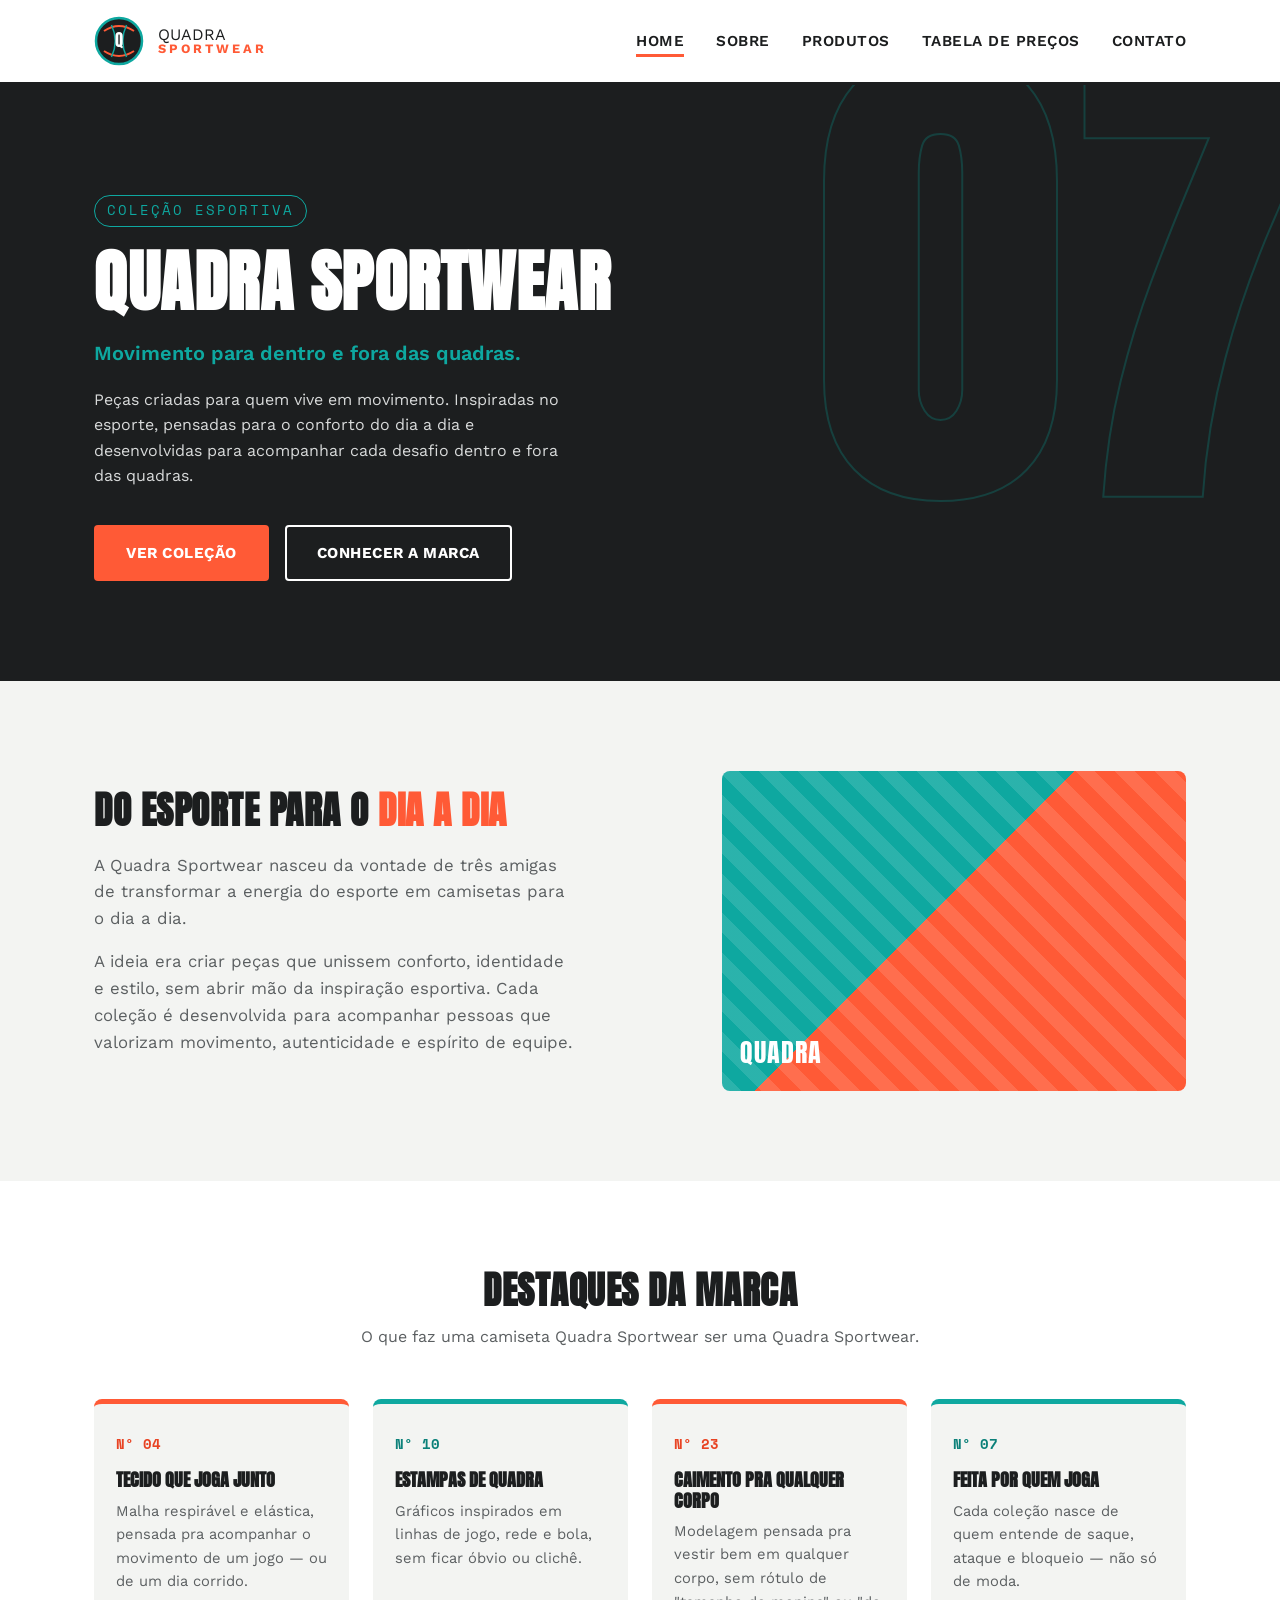
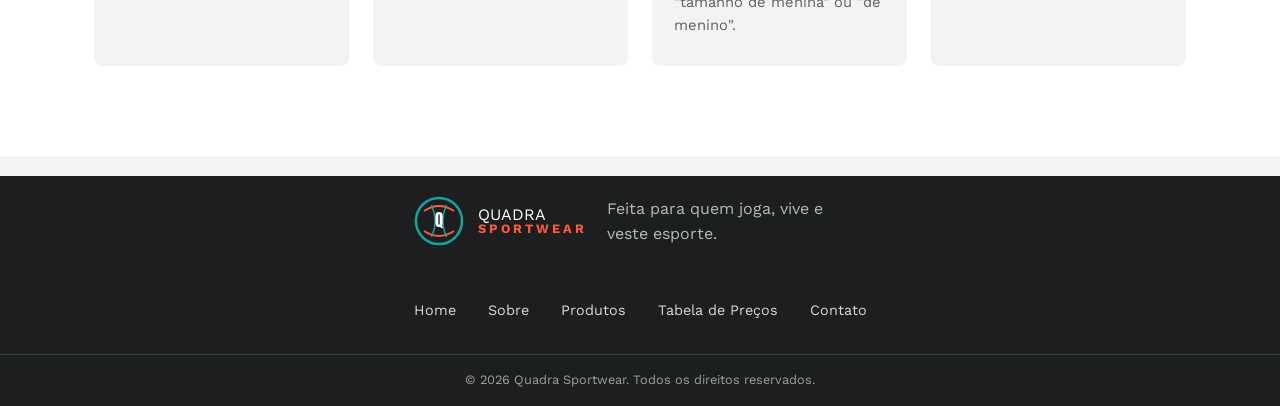
<file: index.html>
<!DOCTYPE html>
<html lang="pt-BR">

<head>

    <meta charset="UTF-8">
    <meta name="viewport" content="width=device-width, initial-scale=1.0">
    <!-- meta viewport é ESSENCIAL para sites responsivos (mobile-friendly).
         width=device-width → a largura da página se iguala à largura real do dispositivo.
         initial-scale=1.0 → nenhum zoom inicial aplicado.
         Sem isso o celular renderiza a página como se fosse um desktop. -->
    <title>Quadra Sportwear — Feita para quem vive o esporte</title>
    <meta name="description"
        content="Quadra Sportwear: camisetas inspiradas no espírito de time, criadas por três amigas apaixonadas por esporte.">
    <!-- meta description é o parágrafo resumo que o Google exibe abaixo do título nos resultados de busca. -->
    <link rel="stylesheet" href="style.css">

</head>

<body>


    <!-- HEADER — Cabeçalho do site com logo e navegação -->
    <header class="site-header">
        <!-- <header> cabeçalho do site ou de uma seção. -->

        <div class="container header-inner">
            <!-- <div> é um elemento de bloco genérico SEM significado semântico — serve só para agrupar
             e aplicar estilos CSS.
             class="container" → define uma largura máxima e centraliza o conteúdo.
             class="header-inner" → define o layout interno do cabeçalho. -->

            <a href="index.html" class="logo">
                <!-- <a href="index.html"> é um link. Clicar nele navega para a página inicial (index.html).
                 class="logo" permite estilizar este link como logo no CSS. -->

                <svg class="logo-badge" viewBox="0 0 100 100" xmlns="http://www.w3.org/2000/svg" role="img" aria-label="Logotipo Quadra Sportwear">
                    <!-- SVG = imagem vetorial desenhada com código (sem arquivo externo de imagem).
                    Forma o símbolo circular da marca. Cada <path> é uma curva matemática.
                    Aparece no canto superior esquerdo da página.-->

                    <!-- Círculo de fundo com borda em teal -->
                    <circle cx="50" cy="50" r="46" fill="var(--graphite)" stroke="var(--teal)" stroke-width="5" />
                    <!-- Arco superior em coral -->
                    <path d="M20 30 Q50 10 80 30" fill="none" stroke="var(--coral)" stroke-width="4" />
                    <!-- Arco inferior em coral -->
                    <path d="M20 70 Q50 90 80 70" fill="none" stroke="var(--coral)" stroke-width="4" />
                    <!-- Curva lateral esquerda em teal -->
                    <path d="M35 18 Q50 50 35 82" fill="none" stroke="var(--teal)" stroke-width="3" />
                    <!-- Curva lateral direita em teal -->
                    <path d="M65 18 Q50 50 65 82" fill="none" stroke="var(--teal)" stroke-width="3" />
                    <!-- Letra "Q" centralizada no símbolo -->
                    <text x="50" y="61" text-anchor="middle" font-family="Anton, Arial Black, sans-serif" font-size="34"
                        fill="#FFFFFF">Q</text>
                    <!-- <text> dentro do SVG renderiza texto vetorial.
                         x="50" y="61" → posição do texto (x=centro, y=baseline da letra).
                         text-anchor="middle" → centraliza o texto horizontalmente em torno do ponto x.
                         font-family → lista de fontes em ordem de preferência (fallback).
                         fill="#FFFFFF" → cor branca para o texto. -->

                </svg>

                <span class="logo-text">
                    QUADRA
                    <strong>SPORTWEAR</strong>
                </span>
                <!-- <span> agrupa o texto do logo para estilização.
                     <strong> indica texto de forte importância. -->

            </a> <!-- fecha o <a href="index.html" class="logo"> -->

            <input type="checkbox" id="nav-toggle" class="nav-toggle-input">
            <!-- É um <input type="checkbox"> que fica ESCONDIDO visualmente (via CSS: display:none ou opacity:0).
                 Quando marcada (checked) → menu aberto. Quando desmarcada → menu fechado.
                 O CSS usa o seletor :checked para mostrar/esconder a <nav>.
                 id="nav-toggle" é o identificador único, referenciado pelo label abaixo. -->

            <label for="nav-toggle" class="nav-toggle-label" aria-label="Abrir menu">
                <!-- <label> associado ao input acima via for="nav-toggle" (deve bater com o id do input).
                 Clicar em qualquer parte deste label automaticamente marca/desmarca o checkbox.
                 aria-label="Abrir menu" → texto para leitores de tela, já que o label não tem texto visível.
                 É o elemento visível que o usuário clica para abrir o menu no celular. -->

                <span></span><span></span><span></span>
                <!-- Três <span> vazios representam as 3 linhas do ícone (☰).
                     O CSS transforma cada span em uma linha horizontal e, quando o menu está aberto,
                     as linhas se animam para formar um X (✕). -->

            </label>

            <nav class="main-nav" aria-label="Navegação principal">
                <!-- <nav> é tag semântica HTML5 para blocos de links de navegação.
                 aria-label="Navegação principal" distingue este nav de outros na página. -->

                <ul>
                    <!-- <ul> = lista não ordenada: Itens sem numeração.-->

                    <li><a href="index.html" class="active">Home</a></li>
                    <!-- <li> = item de lista.
                         <a href="index.html"> → link que leva à página inicial.
                         class="active" → marca visualmente (sublinhado coral) que o usuário ESTÁ nessa página.-->

                    <li><a href="sobre.html">Sobre</a></li>
                    <li><a href="produtos.html">Produtos</a></li>
                    <li><a href="precos.html">Tabela de Preços</a></li>
                    <li><a href="contato.html">Contato</a></li>
                    <!-- Os demais itens seguem o mesmo padrão: <li> → <a href="arquivo.html">texto</a>.
                         Os hrefs são caminhos relativos — o navegador procura esses arquivos
                         na mesma pasta do index.html. -->

                </ul>
            </nav>

        </div> <!-- fecha .container.header-inner -->
    </header>

    <!-- MAIN — Conteúdo principal da página -->

    <main>
        <!-- <main> CONTEÚDO PRINCIPAL da página.
         Só deve haver um <main> por página. -->

        <!-- SEÇÃO HERO — Banner principal com chamada para ação -->

        <section class="hero">
            <!-- <section> agrupar conteúdo com um tema próprio.
             class="hero" → o CSS usa essa classe para estilizar o banner principal. -->

            <span class="hero-number" aria-hidden="true">07</span>
            <!-- <span> inline usado para exibir o número decorativo "07" no fundo.
                 aria-hidden="true" → MUITO IMPORTANTE: diz aos leitores de tela para IGNORAR
                 completamente este elemento. É só decoração visual, não tem significado de conteúdo.
                 Sem aria-hidden, um leitor de tela leria "07" no meio da página sem contexto. -->

            <div class="container">
                <!-- <div class="container"> → caixa centralizadora do conteúdo.
                 O CSS define que .container tem largura máxima e fica centrada
                 com margin: 0 auto. Padrão comum em layouts web. -->

                <div class="hero-inner">
                    <!-- Div de agrupamento, usada para layout interno do hero. -->

                    <span class="hero-eyebrow">Coleção esportiva</span>
                    <!-- "Eyebrow" nome do design para o textinho pequeno
                         que aparece ACIMA do título principal.
                         Geralmente em caixa alta, cor de destaque, tamanho pequeno. -->

                    <h1>Quadra Sportwear</h1>
                    <!-- <h1> é o título de MAIOR hierarquia da página. -->

                    <p class="hero-slogan">
                        Movimento para dentro e fora das quadras.
                    </p>
                    <!-- <p> = parágrafo. Elemento de bloco para textos.
                         class="hero-slogan" → estiliza este parágrafo como slogan. -->

                    <p class="hero-text">
                        Peças criadas para quem vive em movimento. Inspiradas no esporte,
                        pensadas para o conforto do dia a dia e desenvolvidas para acompanhar
                        cada desafio dentro e fora das quadras.
                    </p>
                    <!-- Parágrafo com o texto descritivo do hero. 
                        class="hero-text" controla o estilo (tamanho, cor, espaçamento) separado do slogan. -->

                    <div class="hero-actions">
                        <!-- <div> de agrupamento para os botões de ação. -->

                        <a href="produtos.html" class="btn btn-primary">Ver coleção</a>
                        <!-- Link estilizado como BOTÃO primário.
                             Usa <a> em vez de <button> porque o elemento navega para outra página.
                             class="btn btn-primary" → aplica estilos de botão principal do CSS. -->

                        <a href="sobre.html" class="btn btn-outline">Conhecer a marca</a>
                        <!-- Botão secundário.
                             Hierarquia visual: btn-primary chama mais atenção que btn-outline,
                             indicando qual ação é mais importante para o negócio. -->

                    </div>
                </div>
            </div>
        </section>

        <!-- SEÇÃO APRESENTAÇÃO — Texto sobre a empresa + elemento gráfico -->

        <section class="apresentacao">
            <!-- Tema próprio: apresentação da empresa.
             Cada <section> representa um bloco de conteúdo distinto na página. -->

            <div class="container apresentacao-grid">
                <!-- apresentacao-grid → o CSS usa CSS Grid ou Flexbox para dividir 
                 esta div em 2 colunas: texto à esquerda, gráfico à direita. -->

                <div>
                    <!-- Div sem classe específica que contém o texto da apresentação. -->

                    <h2>Do esporte para o <span>dia a dia</span></h2>
                    <!-- <h2> é o título de segundo nível.
                         O <span> dentro do h2 existe para estilizar uma palavra diferente
                         (cor coral). -->

                    <p>
                        A Quadra Sportwear nasceu da vontade de três amigas de transformar
                        a energia do esporte em camisetas para o dia a dia.
                    </p>

                    <p>
                        A ideia era criar peças que unissem conforto, identidade e estilo,
                        sem abrir mão da inspiração esportiva. Cada coleção é desenvolvida
                        para acompanhar pessoas que valorizam movimento, autenticidade e
                        espírito de equipe.
                    </p>

                </div>

                <div class="apresentacao-grafico" aria-hidden="true"></div>
                <!-- Div PROPOSITALMENTE VAZIA de conteúdo HTML.
                     Todo o elemento gráfico (gradiente, listras, texto "QUADRA") é criado
                     100% pelo CSS usando os pseudo-elementos ::before e ::after.
                     aria-hidden="true" → como é decoração pura, leitores de tela ignoram. -->

            </div>
        </section>

        <!-- SEÇÃO DESTAQUES — Cards com diferenciais da marca -->

        <section class="destaques">
            <!-- Terceira seção da página. -->

            <div class="container">

                <div class="destaques-header">
                    <!-- Div que agrupa o título e subtítulo desta seção,
                     separado do grid de cards para controle de layout independente. -->

                    <h2>Destaques da marca</h2>
                    <p>O que faz uma camiseta Quadra Sportwear ser uma Quadra Sportwear.</p>

                </div>

                <div class="destaques-grid">
                    <!-- destaques-grid → CSS Grid que organiza os cards em colunas. -->

                    <article class="destaque-card">
                        <!-- <article> conteúdo que FAZ SENTIDO SOZINHO, independente do resto da página. 
                         Aqui cada card de destaque é um <article> porque tem título e texto próprios.
                         class="destaque-card" → estilização visual do card no CSS. -->

                        <span class="destaque-numero">Nº 04</span>
                        <!-- Número decorativo do card (estilo "número de jogador").
                             É <span> porque é texto inline sem hierarquia semântica especial. -->

                        <h3>Tecido que joga junto</h3>
                        <!-- <h3> é o terceiro nível de título. -->

                        <p>Malha respirável e elástica, pensada pra acompanhar o movimento de um jogo — ou de um dia
                            corrido.</p>

                    </article>

                    <article class="destaque-card">
                        <span class="destaque-numero">Nº 10</span>
                        <h3>Estampas de quadra</h3>
                        <p>Gráficos inspirados em linhas de jogo, rede e bola, sem ficar óbvio ou clichê.</p>
                    </article>

                    <article class="destaque-card">
                        <span class="destaque-numero">Nº 23</span>
                        <h3>Caimento pra qualquer corpo</h3>
                        <p>Modelagem pensada pra vestir bem em qualquer corpo, sem rótulo de "tamanho de menina" ou "de
                            menino".</p>
                    </article>

                    <article class="destaque-card">
                        <span class="destaque-numero">Nº 07</span>
                        <h3>Feita por quem joga</h3>
                        <p>Cada coleção nasce de quem entende de saque, ataque e bloqueio — não só de moda.</p>
                    </article>
                    <!-- Os 4 cards seguem exatamente o mesmo padrão de estrutura. -->

                </div>
            </div>
        </section>

    </main>

    <!-- FOOTER — Rodapé com logo, nav secundária e copyright -->

    <footer class="site-footer">
        <!-- <footer> rodapé do site ou de uma seção. -->

        <div class="container footer-inner">
            <!-- footer-inner → Flexbox para organizar logo e nav lado a lado. -->

            <div class="footer-brand">
                <!-- Agrupa o logo e o tagline do rodapé. -->

                <div class="logo">
                    <!-- REPETIÇÃO do logo do header. -->

                    <svg class="logo-badge" viewBox="0 0 100 100" xmlns="http://www.w3.org/2000/svg" role="img"
                        aria-label="Logotipo Quadra Sportwear">
                        <!-- SVG idêntico ao do header. -->

                        <circle cx="50" cy="50" r="46" fill="var(--graphite)" stroke="var(--teal)" stroke-width="5" />
                        <path d="M20 30 Q50 10 80 30" fill="none" stroke="var(--coral)" stroke-width="4" />
                        <path d="M20 70 Q50 90 80 70" fill="none" stroke="var(--coral)" stroke-width="4" />
                        <path d="M35 18 Q50 50 35 82" fill="none" stroke="var(--teal)" stroke-width="3" />
                        <path d="M65 18 Q50 50 65 82" fill="none" stroke="var(--teal)" stroke-width="3" />
                        <text x="50" y="61" text-anchor="middle" font-family="Anton, Arial Black, sans-serif"
                            font-size="34" fill="#FFFFFF">
                            Q
                        </text>

                    </svg>

                    <div class="logo-text">
                        <span>QUADRA</span>
                        <strong>SPORTWEAR</strong>
                    </div>
                    <!-- Diferença sutil do header: aqui logo-text usa <div> em vez de <span>.
                         O <span> e <strong> dentro
                         funcionam da mesma forma que no header. -->

                </div>

                <p class="footer-tagline">
                    Feita para quem joga, vive e veste esporte.
                </p>
                <!-- Tagline (slogan curto) da marca no rodapé.
                     É um <p> porque é um parágrafo de texto separado. -->

            </div>

            <nav class="footer-nav" aria-label="Links do rodapé">
                <!-- Segundo <nav> da página. O aria-label "Links do rodapé" diferencia este
                 da navegação principal.
                 Sem aria-label diferente, seria ambíguo qual nav é qual. -->

                <ul>
                    <li><a href="index.html">Home</a></li>
                    <li><a href="sobre.html">Sobre</a></li>
                    <li><a href="produtos.html">Produtos</a></li>
                    <li><a href="precos.html">Tabela de Preços</a></li>
                    <li><a href="contato.html">Contato</a></li>
                </ul>
                <!-- Repete os mesmos links do menu principal. -->

            </nav>
        </div>

        <p class="footer-copy">© 2026 Quadra Sportwear. Todos os direitos reservados.</p>
        <!-- Texto de copyright. Fica FORA do .container para poder ter fundo diferente ou
             ficar centralizado na largura total da tela.
             © é a entidade HTML para o símbolo de copyright (©). -->

    </footer>

    <!-- BOTÃO VOLTAR AO TOPO (Opção 5) -->
    <button id="btn-topo" class="btn-topo" aria-label="Voltar ao topo da página" hidden>
        <svg viewBox="0 0 24 24" fill="none" xmlns="http://www.w3.org/2000/svg" aria-hidden="true">
            <path d="M12 19V5M5 12l7-7 7 7" stroke="currentColor" stroke-width="2.5" stroke-linecap="round"
                stroke-linejoin="round" />
        </svg>
    </button>

    <script src="https://code.jquery.com/jquery-3.7.1.min.js"
        integrity="sha256-/JqT3SQfawRcv/BIHPThkBvs0OEvtFFmqPF/lYI/Cxo=" crossorigin="anonymous">
        </script>

    <script src="script.js"></script>

</body>

</html>
</file>
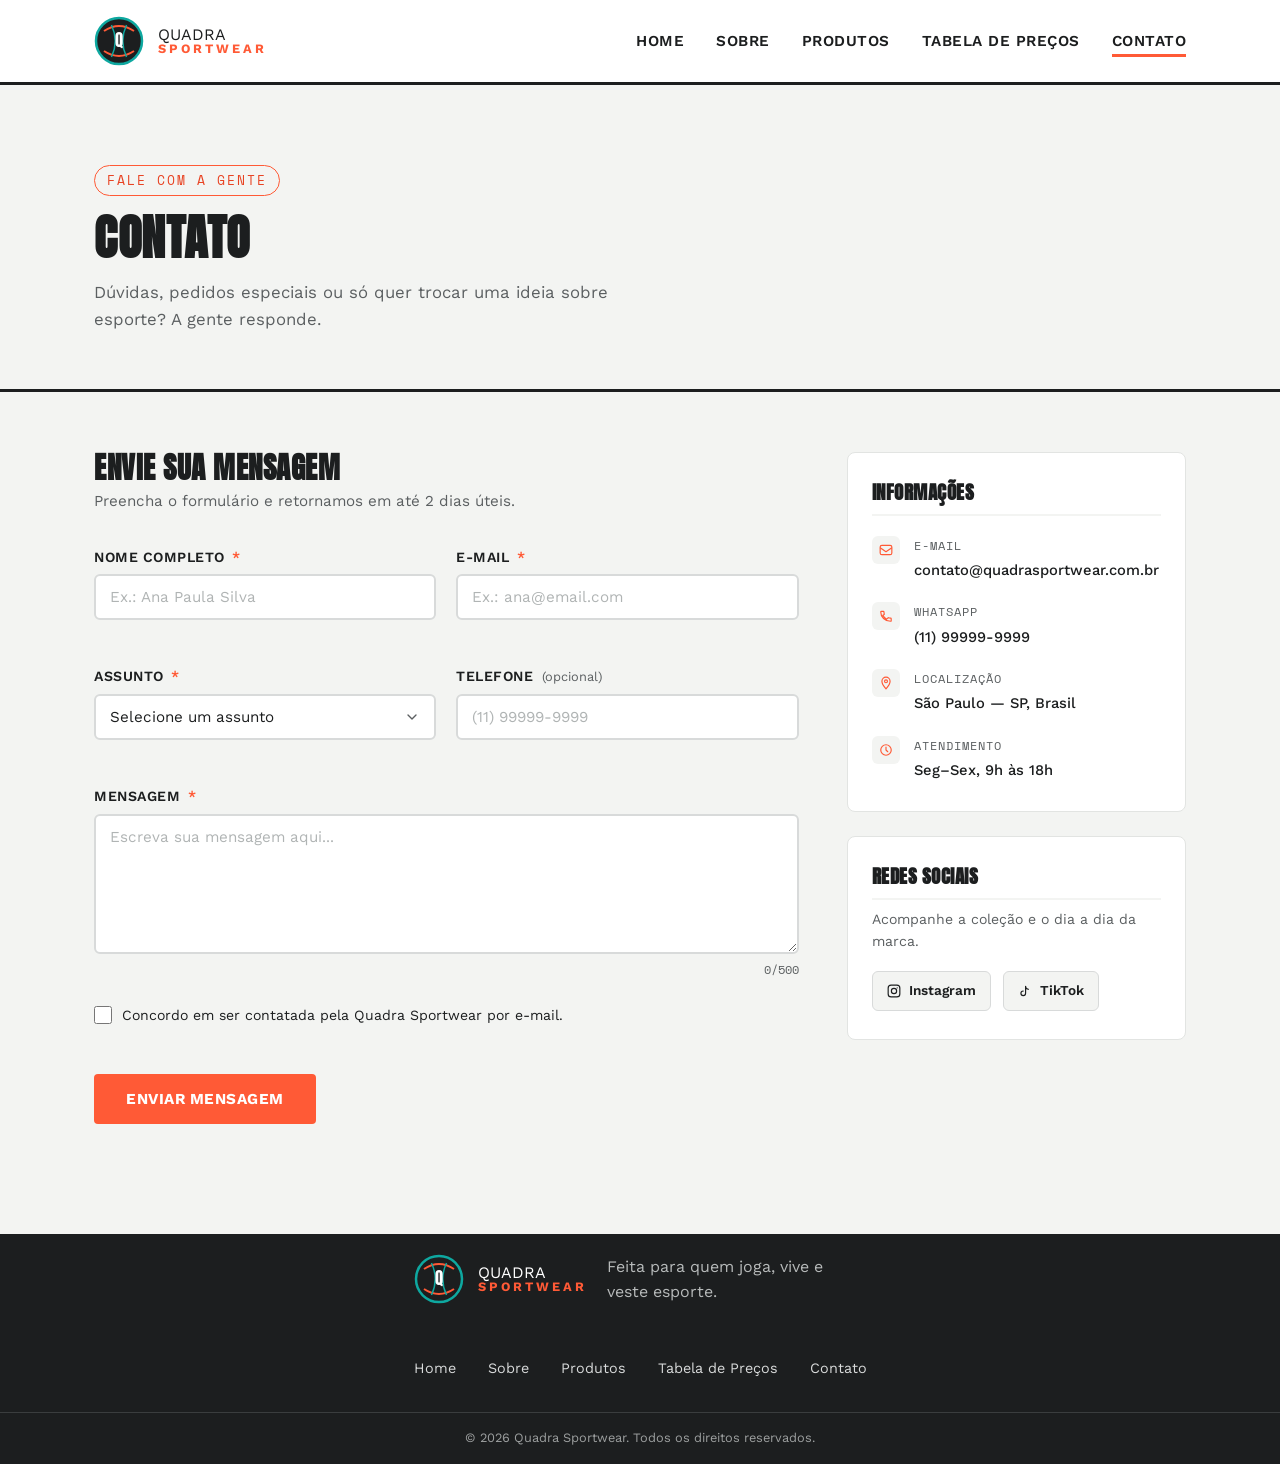
<file: contato.html>
<!DOCTYPE html>
<html lang="pt-BR">

<head>

  <meta charset="UTF-8">
  <meta name="viewport" content="width=device-width, initial-scale=1.0">
  <title>Contato — Quadra Sportwear</title>
  <meta name="description" content="Entre em contato com a Quadra Sportwear. Tire suas dúvidas, faça pedidos ou envie sugestões.">

  <link rel="stylesheet" href="style.css">
  <!-- style.css já contém todas as variáveis, reset, header, footer e responsividade do site. -->

</head>

<body>

  <!-- HEADER — Idêntico ao das outras páginas.
       ÚNICA diferença: class="active" está no link "Contato". -->

  <header class="site-header">

    <div class="container header-inner">

      <a href="index.html" class="logo">

        <svg class="logo-badge" viewBox="0 0 100 100" xmlns="http://www.w3.org/2000/svg"
             role="img" aria-label="Logotipo Quadra Sportwear">
          <circle cx="50" cy="50" r="46" fill="var(--graphite)" stroke="var(--teal)" stroke-width="5" />
          <path d="M20 30 Q50 10 80 30" fill="none" stroke="var(--coral)" stroke-width="4" />
          <path d="M20 70 Q50 90 80 70" fill="none" stroke="var(--coral)" stroke-width="4" />
          <path d="M35 18 Q50 50 35 82" fill="none" stroke="var(--teal)" stroke-width="3" />
          <path d="M65 18 Q50 50 65 82" fill="none" stroke="var(--teal)" stroke-width="3" />
          <text x="50" y="61" text-anchor="middle"
                font-family="Anton, Arial Black, sans-serif" font-size="34" fill="#FFFFFF">Q</text>
        </svg>

        <span class="logo-text">
          QUADRA
          <strong>SPORTWEAR</strong>
        </span>

      </a>

      <input type="checkbox" id="nav-toggle" class="nav-toggle-input">
      <label for="nav-toggle" class="nav-toggle-label" aria-label="Abrir menu">
        <span></span><span></span><span></span>
      </label>

      <nav class="main-nav" aria-label="Navegação principal">
        <ul>
          <li><a href="index.html">Home</a></li>
          <li><a href="sobre.html">Sobre</a></li>
          <li><a href="produtos.html">Produtos</a></li>
          <li><a href="precos.html">Tabela de Preços</a></li>
          <li><a href="contato.html" class="active">Contato</a></li>
          <!-- class="active" → sublinhado coral marca que o usuário ESTÁ nesta página -->
        </ul>
      </nav>

    </div>
  </header>

  <main>

    <!-- HERO DA PÁGINA DE CONTATO -->
    <section class="hero-contato">
    <!-- Mesmo padrão visual dos heróis das outras páginas internas (sobre, produtos, precos):
         fundo bg, borda inferior, eyebrow + h1 + texto de apoio -->

      <div class="container">
        <span class="hero-cont-eyebrow">Fale com a gente</span>
        <!-- Eyebrow = etiqueta pequena acima do título. Estilo monoespaçado + borda = "pílula". -->

        <h1>Contato</h1>

        <p>Dúvidas, pedidos especiais ou só quer trocar uma ideia sobre esporte? A gente responde.</p>
      </div>
    </section>

    <!-- SEÇÃO PRINCIPAL: FORMULÁRIO + INFORMAÇÕES -->
    <section class="contato-secao">

      <div class="container contato-grid">
      <!-- contato-grid → CSS Grid que divide a seção em 2 colunas:
           coluna maior (formulário) + coluna menor (informações de contato) -->

        <!-- ===== COLUNA 1: FORMULÁRIO ===== -->
        <div class="contato-form-wrapper">

          <h2>Envie sua mensagem</h2>
          <p class="contato-subtitulo">Preencha o formulário e retornamos em até 2 dias úteis.</p>

          <!-- FORMULÁRIO COMPLETO -->
          <form id="form-contato" class="form-contato" novalidate>
          <!-- id="form-contato" → usado pelo JavaScript/jQuery para capturar o submit.
               novalidate → desativa a validação nativa do HTML5. O jQuery fará a validação
               customizada, com mensagens e estilos do próprio site. -->

            <!-- LINHA 1: Nome + E-mail lado a lado -->
            <div class="form-row">
            <!-- form-row → Flexbox que coloca dois campos na mesma linha em telas médias/grandes.
                 No celular, o CSS os empilha com flex-direction: column. -->

              <div class="form-group">
              <!-- form-group = par label + input. Agrupados para controlar o layout e as
                   mensagens de erro de cada campo de forma independente. -->

                <label for="nome">
                  Nome completo
                  <span class="campo-obrigatorio" aria-label="campo obrigatório">*</span>
                  <!-- <span> com asterisco indica campo obrigatório.
                       aria-label → leitores de tela leem "campo obrigatório" em vez de "*". -->
                </label>

                <input
                  type="text"
                  id="nome"
                  name="nome"
                  placeholder="Ex.: Ana Paula Silva"
                  autocomplete="name"
                  maxlength="80"
                >
                <!-- type="text" → campo de texto genérico.
                     autocomplete="name" → sugere nomes salvos no navegador.
                     maxlength="80" → limite de 80 caracteres no HTML (o JS também valida). -->

                <span class="erro-msg" id="erro-nome" role="alert" aria-live="polite"></span>
                <!-- Elemento vazio que o jQuery vai PREENCHER com a mensagem de erro se o campo
                     falhar na validação.
                     role="alert" + aria-live="polite" → leitores de tela anunciam o erro
                     automaticamente assim que ele aparece, sem precisar re-focar no campo. -->

              </div>

              <div class="form-group">
                <label for="email">
                  E-mail
                  <span class="campo-obrigatorio" aria-label="campo obrigatório">*</span>
                </label>

                <input
                  type="email"
                  id="email"
                  name="email"
                  placeholder="Ex.: ana@email.com"
                  autocomplete="email"
                >
                <!-- type="email" → alguns navegadores já validam o formato no teclado mobile
                     (exibe @ no teclado virtual). A validação real é feita pelo jQuery. -->

                <span class="erro-msg" id="erro-email" role="alert" aria-live="polite"></span>
              </div>

            </div>
            <!-- fim .form-row -->

            <!-- LINHA 2: Assunto + Telefone lado a lado -->
            <div class="form-row">

              <div class="form-group">
                <label for="assunto">
                  Assunto
                  <span class="campo-obrigatorio" aria-label="campo obrigatório">*</span>
                </label>

                <select id="assunto" name="assunto">
                <!-- <select> cria uma lista suspensa (dropdown).
                     Cada <option> é um item da lista.
                     value="" → a opção padrão tem valor vazio, usada para validar
                     se o usuário escolheu alguma opção real. -->
                  <option value="">Selecione um assunto</option>
                  <option value="pedido">Fazer um pedido</option>
                  <option value="duvida">Dúvida sobre produtos</option>
                  <option value="tamanho">Dúvida sobre tamanhos</option>
                  <option value="parceria">Proposta de parceria</option>
                  <option value="outro">Outro</option>
                </select>

                <span class="erro-msg" id="erro-assunto" role="alert" aria-live="polite"></span>
              </div>

              <div class="form-group">
                <label for="telefone">
                  Telefone
                  <span class="campo-opcional">(opcional)</span>
                </label>

                <input
                  type="tel"
                  id="telefone"
                  name="telefone"
                  placeholder="(11) 99999-9999"
                  autocomplete="tel"
                  maxlength="15"
                >
                <!-- type="tel" → exibe o teclado numérico no celular.
                     campo-opcional → sem asterisco, sem validação obrigatória. -->
              </div>

            </div>
            <!-- fim .form-row -->

            <!-- LINHA 3: Textarea com contador de caracteres -->
            <div class="form-group">
              <label for="mensagem">
                Mensagem
                <span class="campo-obrigatorio" aria-label="campo obrigatório">*</span>
              </label>

              <textarea
                id="mensagem"
                name="mensagem"
                rows="6"
                placeholder="Escreva sua mensagem aqui..."
                maxlength="500"
              ></textarea>
              <!-- <textarea> → campo de texto de múltiplas linhas.
                   rows="6" → altura inicial de 6 linhas.
                   maxlength="500" → limite de 500 caracteres (o contador mostra o progresso). -->

              <div class="contador-wrapper">
              <!-- Wrapper que alinha o contador (direita) e a mensagem de erro (esquerda). -->
                <span class="erro-msg" id="erro-mensagem" role="alert" aria-live="polite"></span>
                <span class="contador-chars" id="contador" aria-live="polite">
                  <span id="chars-usados">0</span>/500
                </span>
                <!-- aria-live="polite" → atualizar o contador anuncia a contagem pra leitores
                     de tela de forma discreta (não interrompe o usuário enquanto digita). -->
              </div>
            </div>

            <!-- LINHA 4: Checkbox de aceite -->
            <div class="form-group form-group-check">
              <label class="label-check">
                <input type="checkbox" id="aceite" name="aceite">
                <!-- type="checkbox" → caixa de marcação. O jQuery valida se está marcada. -->
                <span>Concordo em ser contatada pela Quadra Sportwear por e-mail.</span>
              </label>
              <span class="erro-msg" id="erro-aceite" role="alert" aria-live="polite"></span>
            </div>

            <!-- BOTÃO DE ENVIO -->
            <button type="submit" class="btn btn-primary btn-enviar" id="btn-enviar">
              Enviar mensagem
            </button>
            <!-- type="submit" → aciona o evento submit do <form> quando clicado.
                 O jQuery captura esse evento com $('#form-contato').on('submit', ...) e
                 faz a validação ANTES de qualquer envio real. -->

          </form>

          <!-- MENSAGEM DE SUCESSO (oculta por padrão; jQuery mostra após envio bem-sucedido) -->
          <div class="form-sucesso" id="form-sucesso" aria-live="assertive" hidden>
          <!-- hidden → atributo HTML que esconde o elemento (equivalente a display:none).
               O jQuery remove este atributo para exibir a mensagem.
               aria-live="assertive" → leitores de tela leem imediatamente. -->
            <svg viewBox="0 0 24 24" fill="none" xmlns="http://www.w3.org/2000/svg" aria-hidden="true">
              <circle cx="12" cy="12" r="10" stroke="var(--teal)" stroke-width="2"/>
              <path d="M7 12.5l3.5 3.5 6-7" stroke="var(--teal)" stroke-width="2.2"
                    stroke-linecap="round" stroke-linejoin="round"/>
            </svg>
            <div>
              <strong>Mensagem enviada!</strong>
              <p>Obrigada pelo contato. Retornamos em até 2 dias úteis.</p>
            </div>
          </div>

        </div>
        <!-- fim .contato-form-wrapper -->

        <!-- ===== COLUNA 2: INFORMAÇÕES DE CONTATO ===== -->
        <aside class="contato-info">
        <!-- <aside> = conteúdo relacionado mas complementar ao principal.
             Aqui: informações de contato ao lado do formulário. -->

          <div class="info-card">

            <h3>Informações</h3>

            <ul class="info-lista">
            <!-- Lista semântica com os dados de contato da marca. -->

              <li class="info-item">
                <span class="info-icone" aria-hidden="true">
                  <!-- Ícone de e-mail (SVG inline) -->
                  <svg viewBox="0 0 24 24" fill="none" xmlns="http://www.w3.org/2000/svg">
                    <rect x="2" y="4" width="20" height="16" rx="3" stroke="currentColor" stroke-width="2"/>
                    <path d="M2 8l10 7 10-7" stroke="currentColor" stroke-width="2" stroke-linejoin="round"/>
                  </svg>
                </span>
                <div>
                  <span class="info-label">E-mail</span>
                  <a href="mailto:contato@quadrasportwear.com.br" class="info-valor">
                    contato@quadrasportwear.com.br
                  </a>
                </div>
              </li>

              <li class="info-item">
                <span class="info-icone" aria-hidden="true">
                  <!-- Ícone de telefone (SVG inline) -->
                  <svg viewBox="0 0 24 24" fill="none" xmlns="http://www.w3.org/2000/svg">
                    <path d="M6.6 10.8a15.6 15.6 0 0 0 6.6 6.6l2.2-2.2a1 1 0 0 1 1-.25c1.1.37 2.3.57 3.5.57a1 1 0 0 1 1 1V20a1 1 0 0 1-1 1C10.16 21 3 13.84 3 5a1 1 0 0 1 1-1h3.5a1 1 0 0 1 1 1c0 1.21.2 2.4.57 3.5a1 1 0 0 1-.25 1L6.6 10.8z"
                          stroke="currentColor" stroke-width="2" stroke-linecap="round" stroke-linejoin="round"/>
                  </svg>
                </span>
                <div>
                  <span class="info-label">WhatsApp</span>
                  <a href="https://wa.me/5511999999999" class="info-valor" target="_blank"
                     rel="noopener noreferrer">
                    <!-- rel="noopener noreferrer" → segurança: impede que a página aberta
                         acesse a janela original via window.opener. -->
                    (11) 99999-9999
                  </a>
                </div>
              </li>

              <li class="info-item">
                <span class="info-icone" aria-hidden="true">
                  <!-- Ícone de localização (SVG inline) -->
                  <svg viewBox="0 0 24 24" fill="none" xmlns="http://www.w3.org/2000/svg">
                    <path d="M12 2C8.13 2 5 5.13 5 9c0 5.25 7 13 7 13s7-7.75 7-13c0-3.87-3.13-7-7-7z"
                          stroke="currentColor" stroke-width="2" stroke-linejoin="round"/>
                    <circle cx="12" cy="9" r="2.5" stroke="currentColor" stroke-width="2"/>
                  </svg>
                </span>
                <div>
                  <span class="info-label">Localização</span>
                  <span class="info-valor">São Paulo — SP, Brasil</span>
                </div>
              </li>

              <li class="info-item">
                <span class="info-icone" aria-hidden="true">
                  <!-- Ícone de relógio (horário) -->
                  <svg viewBox="0 0 24 24" fill="none" xmlns="http://www.w3.org/2000/svg">
                    <circle cx="12" cy="12" r="9" stroke="currentColor" stroke-width="2"/>
                    <path d="M12 7v5l3 3" stroke="currentColor" stroke-width="2"
                          stroke-linecap="round" stroke-linejoin="round"/>
                  </svg>
                </span>
                <div>
                  <span class="info-label">Atendimento</span>
                  <span class="info-valor">Seg–Sex, 9h às 18h</span>
                </div>
              </li>

            </ul>
          </div>

          <!-- CARD REDES SOCIAIS -->
          <div class="info-card info-card-redes">
            <h3>Redes Sociais</h3>
            <p>Acompanhe a coleção e o dia a dia da marca.</p>
            <div class="redes-lista">

              <a href="#" class="rede-link" aria-label="Instagram da Quadra Sportwear"
                 target="_blank" rel="noopener noreferrer">
                <!-- aria-label descreve o destino para leitores de tela (o ícone não tem texto). -->
                <svg viewBox="0 0 24 24" fill="none" xmlns="http://www.w3.org/2000/svg" aria-hidden="true">
                  <rect x="2" y="2" width="20" height="20" rx="5" stroke="currentColor" stroke-width="2"/>
                  <circle cx="12" cy="12" r="4.5" stroke="currentColor" stroke-width="2"/>
                  <circle cx="17.5" cy="6.5" r="1" fill="currentColor"/>
                </svg>
                Instagram
              </a>

              <a href="#" class="rede-link" aria-label="TikTok da Quadra Sportwear"
                 target="_blank" rel="noopener noreferrer">
                <svg viewBox="0 0 24 24" fill="none" xmlns="http://www.w3.org/2000/svg" aria-hidden="true">
                  <path d="M9 12a4 4 0 1 0 4 4V4a5 5 0 0 0 5 5" stroke="currentColor"
                        stroke-width="2" stroke-linecap="round" stroke-linejoin="round"/>
                </svg>
                TikTok
              </a>

            </div>
          </div>

        </aside>
        <!-- fim .contato-info -->

      </div>
      <!-- fim .contato-grid -->

    </section>

  </main>

  <!-- FOOTER — Idêntico ao das outras páginas -->
  <footer class="site-footer">

    <div class="container footer-inner">

      <div class="footer-brand">
        <div class="logo">
          <svg class="logo-badge" viewBox="0 0 100 100" xmlns="http://www.w3.org/2000/svg"
               role="img" aria-label="Logotipo Quadra Sportwear">
            <circle cx="50" cy="50" r="46" fill="var(--graphite)" stroke="var(--teal)" stroke-width="5" />
            <path d="M20 30 Q50 10 80 30" fill="none" stroke="var(--coral)" stroke-width="4" />
            <path d="M20 70 Q50 90 80 70" fill="none" stroke="var(--coral)" stroke-width="4" />
            <path d="M35 18 Q50 50 35 82" fill="none" stroke="var(--teal)" stroke-width="3" />
            <path d="M65 18 Q50 50 65 82" fill="none" stroke="var(--teal)" stroke-width="3" />
            <text x="50" y="61" text-anchor="middle"
                  font-family="Anton, Arial Black, sans-serif" font-size="34" fill="#FFFFFF">Q</text>
          </svg>
          <div class="logo-text">
            <span>QUADRA</span>
            <strong>SPORTWEAR</strong>
          </div>
        </div>
        <p class="footer-tagline">Feita para quem joga, vive e veste esporte.</p>
      </div>

      <nav class="footer-nav" aria-label="Links do rodapé">
        <ul>
          <li><a href="index.html">Home</a></li>
          <li><a href="sobre.html">Sobre</a></li>
          <li><a href="produtos.html">Produtos</a></li>
          <li><a href="precos.html">Tabela de Preços</a></li>
          <li><a href="contato.html">Contato</a></li>
        </ul>
      </nav>
    </div>

    <p class="footer-copy">© 2026 Quadra Sportwear. Todos os direitos reservados.</p>

  </footer>

  <!-- BOTÃO VOLTAR AO TOPO (Opção 5) -->
  <button id="btn-topo" class="btn-topo" aria-label="Voltar ao topo da página" hidden>
  <!-- hidden → começa oculto. O jQuery mostra quando o scroll passa de 300px.
       aria-label → descreve a ação para leitores de tela. -->
    <svg viewBox="0 0 24 24" fill="none" xmlns="http://www.w3.org/2000/svg" aria-hidden="true">
      <path d="M12 19V5M5 12l7-7 7 7" stroke="currentColor" stroke-width="2.5"
            stroke-linecap="round" stroke-linejoin="round"/>
    </svg>
  </button>

  <!-- jQuery CDN — biblioteca carregada ANTES do script.js para que $ esteja disponível -->
  <script src="https://code.jquery.com/jquery-3.7.1.min.js"
          integrity="sha256-/JqT3SQfawRcv/BIHPThkBvs0OEvtFFmqPF/lYI/Cxo=" crossorigin="anonymous">
  </script>
  <!-- integrity + crossorigin → Subresource Integrity (SRI): o navegador verifica que o arquivo
       baixado do CDN não foi adulterado, comparando com o hash fornecido. -->

  <script src="script.js"></script>
  <!-- script.js carregado no final do <body>: garante que o HTML já existe
       quando o JavaScript tenta manipulá-lo (document ready). -->

</body>
</html>
</file>
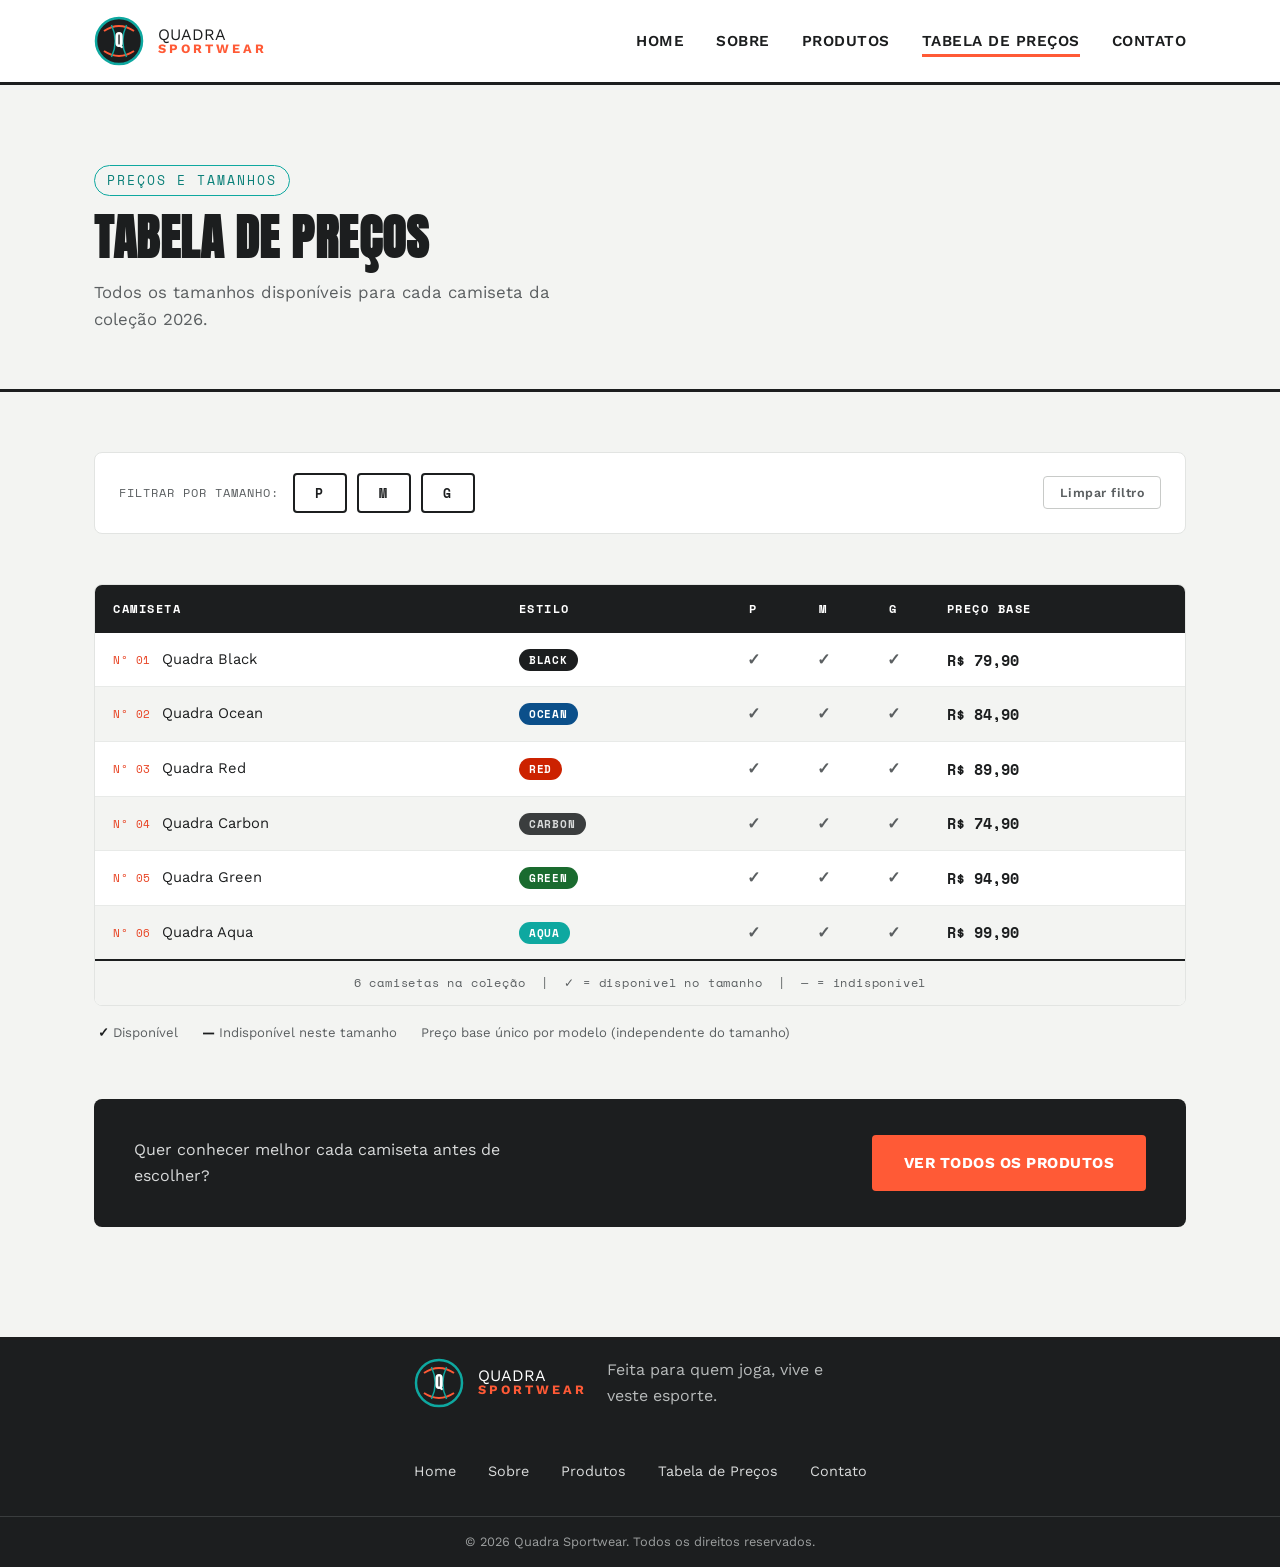
<file: precos.html>
<!DOCTYPE html>

<html lang="pt-BR">

<head>
  <meta charset="UTF-8">

  <!-- Faz a página se adaptar ao tamanho da tela (responsividade para celular) -->
  <meta name="viewport" content="width=device-width, initial-scale=1.0">

  <!-- Título exibido na aba do navegador -->
  <title>Tabela de Preços — Quadra Sportwear</title>

  <!-- Descrição que aparece nos resultados de busca do Google -->
  <meta name="description" content="Consulte os preços e tamanhos disponíveis das camisetas Quadra Sportwear.">

  <!--
    Importa a biblioteca jQuery via CDN (da internet, sem precisar baixar o arquivo).
    jQuery é usada aqui para:
    - Gerar os botões de filtro automaticamente
    - Filtrar colunas e linhas da tabela ao clicar nos botões
    - Atualizar textos dinamicamente sem recarregar a página
  -->
  <script src="https://code.jquery.com/jquery-3.7.1.min.js"></script>

  <!-- CSS geral do site (header, footer, cores, fontes...) -->
  <link rel="stylesheet" href="style.css">

</head>

<body>

  <!-- ==========================================
       CABEÇALHO — aparece no topo de todas as páginas
       O link "Tabela de Preços" está com class="active" (destaque no menu)
       ========================================== -->
  <header class="site-header">
    <div class="container header-inner">

      <!-- LOGOTIPO clicável que leva para a página inicial -->
      <a href="index.html" class="logo">

        <!--
          SVG = imagem vetorial desenhada com código (sem arquivo externo de imagem).
          Forma o símbolo circular da marca. Cada <path> é uma curva matemática.
          Aparece no canto superior esquerdo da página.
        -->
        <svg class="logo-badge" viewBox="0 0 100 100" xmlns="http://www.w3.org/2000/svg"
             role="img" aria-label="Logotipo Quadra Sportwear">
          <!-- Círculo de fundo com borda em teal -->
          <circle cx="50" cy="50" r="46" fill="var(--graphite)" stroke="var(--teal)" stroke-width="5" />
          <!-- Arco superior em coral -->
          <path d="M20 30 Q50 10 80 30" fill="none" stroke="var(--coral)" stroke-width="4" />
          <!-- Arco inferior em coral -->
          <path d="M20 70 Q50 90 80 70" fill="none" stroke="var(--coral)" stroke-width="4" />
          <!-- Curva lateral esquerda em teal -->
          <path d="M35 18 Q50 50 35 82" fill="none" stroke="var(--teal)" stroke-width="3" />
          <!-- Curva lateral direita em teal -->
          <path d="M65 18 Q50 50 65 82" fill="none" stroke="var(--teal)" stroke-width="3" />
          <!-- Letra "Q" centralizada no símbolo -->
          <text x="50" y="61" text-anchor="middle"
                font-family="Anton, Arial Black, sans-serif" font-size="34" fill="#FFFFFF">Q</text>
        </svg>

        <!-- Texto da marca ao lado do símbolo -->
        <span class="logo-text">QUADRA <strong>SPORTWEAR</strong></span>
      </a>

      <!--
        MENU HAMBURGUER para celular (as 3 barrinhas).
        Funciona com CSS puro: o checkbox invisível controla
        se o menu aparece ou não ao ser marcado/desmarcado.
      -->
      <input type="checkbox" id="nav-toggle" class="nav-toggle-input">
      <label for="nav-toggle" class="nav-toggle-label" aria-label="Abrir menu">
        <span></span><!-- barrinha 1 -->
        <span></span><!-- barrinha 2 -->
        <span></span><!-- barrinha 3 -->
      </label>

      <!-- MENU DE NAVEGAÇÃO — links para todas as páginas -->
      <nav class="main-nav" aria-label="Navegação principal">
        <ul>
          <li><a href="index.html">Home</a></li>
          <li><a href="sobre.html">Sobre</a></li>
          <li><a href="produtos.html">Produtos</a></li>
          <!-- class="active" deixa este link destacado no menu, pois é a página atual -->
          <li><a href="precos.html" class="active">Tabela de Preços</a></li>
          <li><a href="contato.html">Contato</a></li>
        </ul>
      </nav>

    </div>
  </header>

  <main>

    <!-- SEÇÃO HERO — faixa de destaque no topo desta página
         Exibe: "Preços e tamanhos", o título e um subtítulo.
         É a primeira coisa que o usuário vê ao entrar na página de preços. -->
    <section class="hero-precos">
      <div class="container">
        <span class="hero-prec-eyebrow">Preços e tamanhos</span>
        <h1>Tabela de preços</h1>
        <p>Todos os tamanhos disponíveis para cada camiseta da coleção 2026.</p>
      </div>
    </section>

    <!-- SEÇÃO PRINCIPAL: controles de filtro + tabela -->
    <section class="precos-secao">
      <div class="container">

        <!-- ==========================================
             CONTROLES DA TABELA DINÂMICA
             Área com os botões de filtro (P, M, G) e o botão "Limpar filtro".
             Os botões P/M/G são GERADOS AUTOMATICAMENTE pelo jQuery —
             não estão escritos aqui no HTML, aparecem via JavaScript.
             ========================================== -->
        <div class="tabela-controles">
          <p class="tabela-label">Filtrar por tamanho:</p>

          <!--
            Container vazio que o jQuery preenche com os botões de filtro.
            Quando a página carrega, o JS lê o array ['P','M','G'] e cria
            um <button> para cada tamanho, inserindo-os aqui dentro.
            Vantagem: para adicionar um tamanho novo, basta editar o array no JS.
          -->
          <div class="filtros-grupo" id="filtros-tamanho">
            <!-- Botões gerados automaticamente pelo jQuery -->
          </div>

          <!-- Botão fixo para limpar o filtro e mostrar todos os tamanhos novamente -->
          <button class="btn-limpar" id="btn-limpar" aria-label="Mostrar todos os tamanhos">
            Limpar filtro
          </button>
        </div>

        <!--
          Texto de resultado atualizado dinamicamente pelo jQuery.
          Exemplo do que aparece: "Tamanho M: 6 camiseta(s) disponível(is)"
          aria-live="polite" faz leitores de tela anunciarem a mudança automaticamente.
        -->
        <p class="tabela-resultado" id="tabela-resultado" aria-live="polite">
          <!-- Preenchido pelo jQuery ao aplicar um filtro -->
        </p>

        <!-- ==========================================
             TABELA DE PREÇOS
             Estrutura semântica HTML com:
             - <thead>: cabeçalho com nomes das colunas
             - <tbody>: linhas com os produtos
             - <tfoot>: rodapé atualizado pelo jQuery
             O jQuery mostra/oculta colunas e linhas conforme o filtro.
             ========================================== -->
        <div class="tabela-wrapper" role="region" aria-label="Tabela de preços">
          <table class="tabela-precos" id="tabela-precos">

            <!-- CABEÇALHO DA TABELA -->
            <thead>
              <tr>
                <th scope="col">Camiseta</th>
                <th scope="col">Estilo</th>
                <!--
                  As colunas de tamanho têm class="col-tamanho" e data-tamanho.
                  O jQuery usa esses atributos para saber qual coluna mostrar/ocultar
                  quando o usuário clica em um botão de filtro.
                -->
                <th scope="col" class="col-tamanho" data-tamanho="P">P</th>
                <th scope="col" class="col-tamanho" data-tamanho="M">M</th>
                <th scope="col" class="col-tamanho" data-tamanho="G">G</th>
                <th scope="col">Preço base</th>
              </tr>
            </thead>

            <!-- CORPO DA TABELA — uma linha por produto -->
            <tbody id="tabela-corpo">
              <!--
                Cada <tr> tem data-estilo com o nome do modelo (ex: "Black").
                Cada célula de tamanho tem class="td-tam" e data-tamanho.
                ✓ = disponível neste tamanho
                — = indisponível neste tamanho

                O jQuery lê o conteúdo dessas células: se for "—",
                oculta a linha quando aquele tamanho está filtrado.
              -->

              <!-- Linha 1: Quadra Black -->
              <tr data-estilo="Black">
                <td class="td-nome">
                  <span class="tabela-num">Nº 01</span>
                  Quadra Black
                </td>
                <!-- Badge colorido que identifica o estilo visualmente -->
                <td><span class="pill-estilo pill-black">Black</span></td>
                <!-- Células de disponibilidade por tamanho -->
                <td class="td-tam" data-tamanho="P">✓</td>
                <td class="td-tam" data-tamanho="M">✓</td>
                <td class="td-tam" data-tamanho="G">✓</td>
                <td class="td-preco">R$ 79,90</td>
              </tr>

              <!-- Linha 2: Quadra Ocean -->
              <tr data-estilo="Ocean">
                <td class="td-nome">
                  <span class="tabela-num">Nº 02</span>
                  Quadra Ocean
                </td>
                <td><span class="pill-estilo pill-ocean">Ocean</span></td>
                <td class="td-tam" data-tamanho="P">✓</td>
                <td class="td-tam" data-tamanho="M">✓</td>
                <td class="td-tam" data-tamanho="G">✓</td>
                <td class="td-preco">R$ 84,90</td>
              </tr>

              <!-- Linha 3: Quadra Red -->
              <tr data-estilo="Red">
                <td class="td-nome">
                  <span class="tabela-num">Nº 03</span>
                  Quadra Red
                </td>
                <td><span class="pill-estilo pill-red">Red</span></td>
                <td class="td-tam" data-tamanho="P">✓</td>
                <td class="td-tam" data-tamanho="M">✓</td>
                <td class="td-tam" data-tamanho="G">✓</td>
                <td class="td-preco">R$ 89,90</td>
              </tr>

              <!-- Linha 4: Quadra Carbon -->
              <tr data-estilo="Carbon">
                <td class="td-nome">
                  <span class="tabela-num">Nº 04</span>
                  Quadra Carbon
                </td>
                <td><span class="pill-estilo pill-carbon">Carbon</span></td>
                <td class="td-tam" data-tamanho="P">✓</td>
                <td class="td-tam" data-tamanho="M">✓</td>
                <td class="td-tam" data-tamanho="G">✓</td>
                <td class="td-preco">R$ 74,90</td>
              </tr>

              <!-- Linha 5: Quadra Green -->
              <tr data-estilo="Green">
                <td class="td-nome">
                  <span class="tabela-num">Nº 05</span>
                  Quadra Green
                </td>
                <td><span class="pill-estilo pill-green">Green</span></td>
                <td class="td-tam" data-tamanho="P">✓</td>
                <td class="td-tam" data-tamanho="M">✓</td>
                <td class="td-tam" data-tamanho="G">✓</td>
                <td class="td-preco">R$ 94,90</td>
              </tr>

              <!-- Linha 6: Quadra Aqua -->
              <tr data-estilo="Aqua">
                <td class="td-nome">
                  <span class="tabela-num">Nº 06</span>
                  Quadra Aqua
                </td>
                <td><span class="pill-estilo pill-aqua">Aqua</span></td>
                <td class="td-tam" data-tamanho="P">✓</td>
                <td class="td-tam" data-tamanho="M">✓</td>
                <td class="td-tam" data-tamanho="G">✓</td>
                <td class="td-preco">R$ 99,90</td>
              </tr>

            </tbody>

            <!-- RODAPÉ DA TABELA — atualizado pelo jQuery conforme o filtro -->
            <tfoot>
              <tr>
                <!--
                  colspan="6" faz esta célula ocupar todas as 6 colunas da tabela.
                  O jQuery substitui o texto aqui ao aplicar ou limpar um filtro.
                  Ex filtrado: "Filtro ativo: tamanho M | 6 produto(s) disponível(is)"
                -->
                <td colspan="6" id="tabela-rodape">
                  6 camisetas na coleção &nbsp;|&nbsp; ✓ = disponível no tamanho &nbsp;|&nbsp; — = indisponível
                </td>
              </tr>
            </tfoot>

          </table>
        </div><!-- /tabela-wrapper -->

        <!-- Legenda explicativa abaixo da tabela -->
        <div class="tabela-legenda">
          <span><strong>✓</strong> Disponível</span>
          <span><strong>—</strong> Indisponível neste tamanho</span>
          <span>Preço base único por modelo (independente do tamanho)</span>
        </div>

        <!-- CTA (Call to Action) — convida o usuário a ver os produtos -->
        <div class="precos-cta">
          <p>Quer conhecer melhor cada camiseta antes de escolher?</p>
          <a href="produtos.html" class="btn btn-primary">Ver todos os produtos</a>
        </div>

      </div>
    </section>

  </main>

  <!-- ==========================================
       RODAPÉ DO SITE
       ========================================== -->
  <footer class="site-footer">
    <div class="container footer-inner">

      <!-- Coluna esquerda: marca e slogan -->
      <div class="footer-brand">
        <div class="logo">
          <!-- SVG do logotipo — mesmo símbolo do header, repetido no footer -->
          <svg class="logo-badge" viewBox="0 0 100 100" xmlns="http://www.w3.org/2000/svg"
               role="img" aria-label="Logotipo Quadra Sportwear">
            <circle cx="50" cy="50" r="46" fill="var(--graphite)" stroke="var(--teal)" stroke-width="5" />
            <path d="M20 30 Q50 10 80 30" fill="none" stroke="var(--coral)" stroke-width="4" />
            <path d="M20 70 Q50 90 80 70" fill="none" stroke="var(--coral)" stroke-width="4" />
            <path d="M35 18 Q50 50 35 82" fill="none" stroke="var(--teal)" stroke-width="3" />
            <path d="M65 18 Q50 50 65 82" fill="none" stroke="var(--teal)" stroke-width="3" />
            <text x="50" y="61" text-anchor="middle"
                  font-family="Anton, Arial Black, sans-serif" font-size="34" fill="#FFFFFF">Q</text>
          </svg>
          <div class="logo-text">
            <span>QUADRA</span>
            <strong>SPORTWEAR</strong>
          </div>
        </div>
        <p class="footer-tagline">Feita para quem joga, vive e veste esporte.</p>
      </div>

      <!-- Coluna direita: links de navegação no rodapé -->
      <nav class="footer-nav" aria-label="Links do rodapé">
        <ul>
          <li><a href="index.html">Home</a></li>
          <li><a href="sobre.html">Sobre</a></li>
          <li><a href="produtos.html">Produtos</a></li>
          <li><a href="precos.html">Tabela de Preços</a></li>
          <li><a href="contato.html">Contato</a></li>
        </ul>
      </nav>
    </div>

    <!-- Linha de copyright na base do rodapé -->
    <p class="footer-copy">© 2026 Quadra Sportwear. Todos os direitos reservados.</p>
  </footer>

  <!-- BOTÃO VOLTAR AO TOPO (Opção 5) -->
  <button id="btn-topo" class="btn-topo" aria-label="Voltar ao topo da página" hidden>
  <!-- hidden → começa oculto. O jQuery mostra quando o scroll passa de 300px.
       aria-label → descreve a ação para leitores de tela. -->
    <svg viewBox="0 0 24 24" fill="none" xmlns="http://www.w3.org/2000/svg" aria-hidden="true">
      <path d="M12 19V5M5 12l7-7 7 7" stroke="currentColor" stroke-width="2.5"
            stroke-linecap="round" stroke-linejoin="round"/>
    </svg>
  </button>

  <!-- jQuery CDN — biblioteca carregada ANTES do script.js para que $ esteja disponível -->
  <script src="https://code.jquery.com/jquery-3.7.1.min.js"
          integrity="sha256-/JqT3SQfawRcv/BIHPThkBvs0OEvtFFmqPF/lYI/Cxo=" crossorigin="anonymous">
  </script>
  <!-- integrity + crossorigin → Subresource Integrity (SRI): o navegador verifica que o arquivo
       baixado do CDN não foi adulterado, comparando com o hash fornecido. -->

  <script src="script.js"></script>
  <!-- script.js carregado no final do <body>: garante que o HTML já existe
       quando o JavaScript tenta manipulá-lo (document ready). -->

  <!-- ==========================================
       JAVASCRIPT / JQUERY — Tabela de Preços Dinâmica

       O QUE FAZ NO SITE:
       Acima da tabela há botões "P", "M" e "G".
       Ao clicar em um deles:
         → As colunas dos outros tamanhos somem da tabela
         → A coluna do tamanho escolhido fica destacada
         → Produtos indisponíveis naquele tamanho ficam ocultos
         → O texto de resultado e o rodapé da tabela são atualizados
       Clicar novamente no mesmo botão (ou em "Limpar filtro") restaura tudo.
       ========================================== -->
  <script>
    // Aguarda toda a página carregar antes de executar qualquer código jQuery
    $(document).ready(function () {

      /* ─────────────────────────────────────────────────────
         BLOCO 1 — ARRAY DE TAMANHOS
         Define quais tamanhos existem.
         Para adicionar "GG", basta colocar 'GG' aqui — o botão
         e a lógica de filtro funcionam automaticamente.
         ───────────────────────────────────────────────────── */
      const tamanhos = ['P', 'M', 'G'];

      /* ─────────────────────────────────────────────────────
         BLOCO 2 — GERAÇÃO AUTOMÁTICA DOS BOTÕES DE FILTRO
         Para cada tamanho no array acima, o jQuery:
         1. Cria um elemento <button> com $('<button>')
         2. Adiciona classe CSS, atributo data-tamanho e texto
         3. Insere o botão dentro do #filtros-tamanho no HTML

         O usuário vê os botões "P", "M", "G" aparecerem
         na área de filtros acima da tabela.
         ───────────────────────────────────────────────────── */
      tamanhos.forEach(function (tam) {
        const $btn = $('<button>')          // cria o elemento <button>
          .addClass('btn-filtro')           // adiciona a classe de estilo CSS
          .attr('data-tamanho', tam)        // guarda o tamanho como atributo (ex: data-tamanho="M")
          .attr('aria-pressed', 'false')    // acessibilidade: botão ainda não pressionado
          .text(tam);                       // texto visível do botão: "P", "M" ou "G"

        $('#filtros-tamanho').append($btn); // insere o botão no HTML da página
      });

      /* ─────────────────────────────────────────────────────
         BLOCO 3 — FUNÇÃO limparFiltro()
         Chamada pelo botão "Limpar filtro" ou ao clicar
         novamente no botão já ativo.

         Restaura a tabela ao estado original:
         - Todas as colunas de tamanho visíveis
         - Todas as linhas de produto visíveis
         - Nenhum botão de filtro ativo
         - Textos de resultado e rodapé no padrão
         ───────────────────────────────────────────────────── */
      function limparFiltro() {
        // Exibe todas as colunas de tamanho no cabeçalho (th) e no corpo (td)
        $('th.col-tamanho').show();
        $('td.td-tam').show();

        // Exibe todas as linhas de produto
        $('#tabela-corpo tr').show();

        // Remove o destaque visual da coluna ativa
        $('td.td-tam, th.col-tamanho').removeClass('coluna-ativa');

        // Remove o estado "ativo" de todos os botões de filtro
        $('.btn-filtro').removeClass('ativo').attr('aria-pressed', 'false');

        // Apaga o texto de resultado (ex: "Tamanho M: 6 camisetas")
        $('#tabela-resultado').text('');

        // Restaura o texto padrão no rodapé da tabela
        $('#tabela-rodape').html(
          '6 camisetas na coleção &nbsp;|&nbsp; ✓ = disponível no tamanho &nbsp;|&nbsp; — = indisponível'
        );
      }

      /* ─────────────────────────────────────────────────────
         BLOCO 4 — FUNÇÃO aplicarFiltro(tamanho)
         Chamada ao clicar em um botão de filtro (P, M ou G).
         Recebe o tamanho escolhido como parâmetro (ex: "M").

         Passo a passo:
         a) Oculta as colunas dos outros tamanhos
         b) Destaca visualmente a coluna do tamanho escolhido
         c) Percorre cada linha da tabela:
            - Se a célula daquele tamanho tiver "✓" → mantém a linha visível
            - Se tiver "—" → oculta a linha (produto indisponível)
         d) Conta quantos produtos ficaram visíveis
         e) Atualiza o texto de resultado e o rodapé
         ───────────────────────────────────────────────────── */
      function aplicarFiltro(tamanho) {

        // a) Primeiro mostra tudo (reset), depois oculta o que não é do tamanho escolhido
        $('th.col-tamanho').show();
        $('td.td-tam').show();
        $('td.td-tam, th.col-tamanho').removeClass('coluna-ativa');

        // Oculta colunas dos OUTROS tamanhos (usando .not() para excluir o selecionado)
        $('th.col-tamanho').not('[data-tamanho="' + tamanho + '"]').hide();
        $('td.td-tam').not('[data-tamanho="' + tamanho + '"]').hide();

        // b) Adiciona classe de destaque na coluna do tamanho filtrado
        $('th.col-tamanho[data-tamanho="' + tamanho + '"]').addClass('coluna-ativa');
        $('td.td-tam[data-tamanho="' + tamanho + '"]').addClass('coluna-ativa');

        // c) Percorre cada linha do corpo da tabela para verificar disponibilidade
        let visiveis = 0; // contador de produtos disponíveis no tamanho filtrado

        $('#tabela-corpo tr').each(function () {
          // Pega a célula do tamanho filtrado dentro desta linha
          const $celula = $(this).find('td.td-tam[data-tamanho="' + tamanho + '"]');

          // Verifica se o conteúdo da célula é "✓" (disponível)
          const disponivel = $celula.text().trim() === '✓';

          if (disponivel) {
            $(this).show();  // produto disponível → linha aparece
            visiveis++;      // incrementa o contador
          } else {
            $(this).hide();  // produto indisponível → linha some da tabela
          }
        });

        // d) Monta o texto de resultado com base na contagem
        const textoResultado = visiveis > 0
          ? 'Tamanho ' + tamanho + ': ' + visiveis + ' camiseta(s) disponível(is)'
          : 'Nenhuma camiseta disponível no tamanho ' + tamanho;

        // Atualiza o parágrafo de resultado acima da tabela
        $('#tabela-resultado').text(textoResultado);

        // e) Atualiza o rodapé da tabela com o resumo do filtro ativo
        $('#tabela-rodape').html(
          'Filtro ativo: tamanho <strong>' + tamanho + '</strong> &nbsp;|&nbsp; '
          + visiveis + ' produto(s) disponível(is)'
        );
      }

      /* ─────────────────────────────────────────────────────
         BLOCO 5 — EVENTO DE CLIQUE NOS BOTÕES DE FILTRO (P, M, G)
         Escuta cliques em qualquer botão com classe "btn-filtro".
         ───────────────────────────────────────────────────── */
      $(document).on('click', '.btn-filtro', function () {
        const tamanho = $(this).data('tamanho'); // lê qual tamanho este botão representa
        const jaAtivo = $(this).hasClass('ativo'); // verifica se já estava selecionado

        // Se clicar no botão que já estava ativo → funciona como toggle (desliga o filtro)
        if (jaAtivo) {
          limparFiltro();
          return; // encerra a função aqui
        }

        // Remove "ativo" de todos os botões e marca só o clicado
        $('.btn-filtro').removeClass('ativo').attr('aria-pressed', 'false');
        $(this).addClass('ativo').attr('aria-pressed', 'true');

        // Aplica o filtro para o tamanho selecionado
        aplicarFiltro(tamanho);
      });

      /* ─────────────────────────────────────────────────────
         BLOCO 6 — EVENTO DO BOTÃO "LIMPAR FILTRO"
         Ao clicar no botão fixo "Limpar filtro",
         chama a função limparFiltro() para restaurar tudo.
         ───────────────────────────────────────────────────── */
      $('#btn-limpar').on('click', function () {
        limparFiltro();
      });

    }); // fim do $(document).ready — garante que tudo rodou após o HTML carregar
  </script>

</body>
</html>
</file>
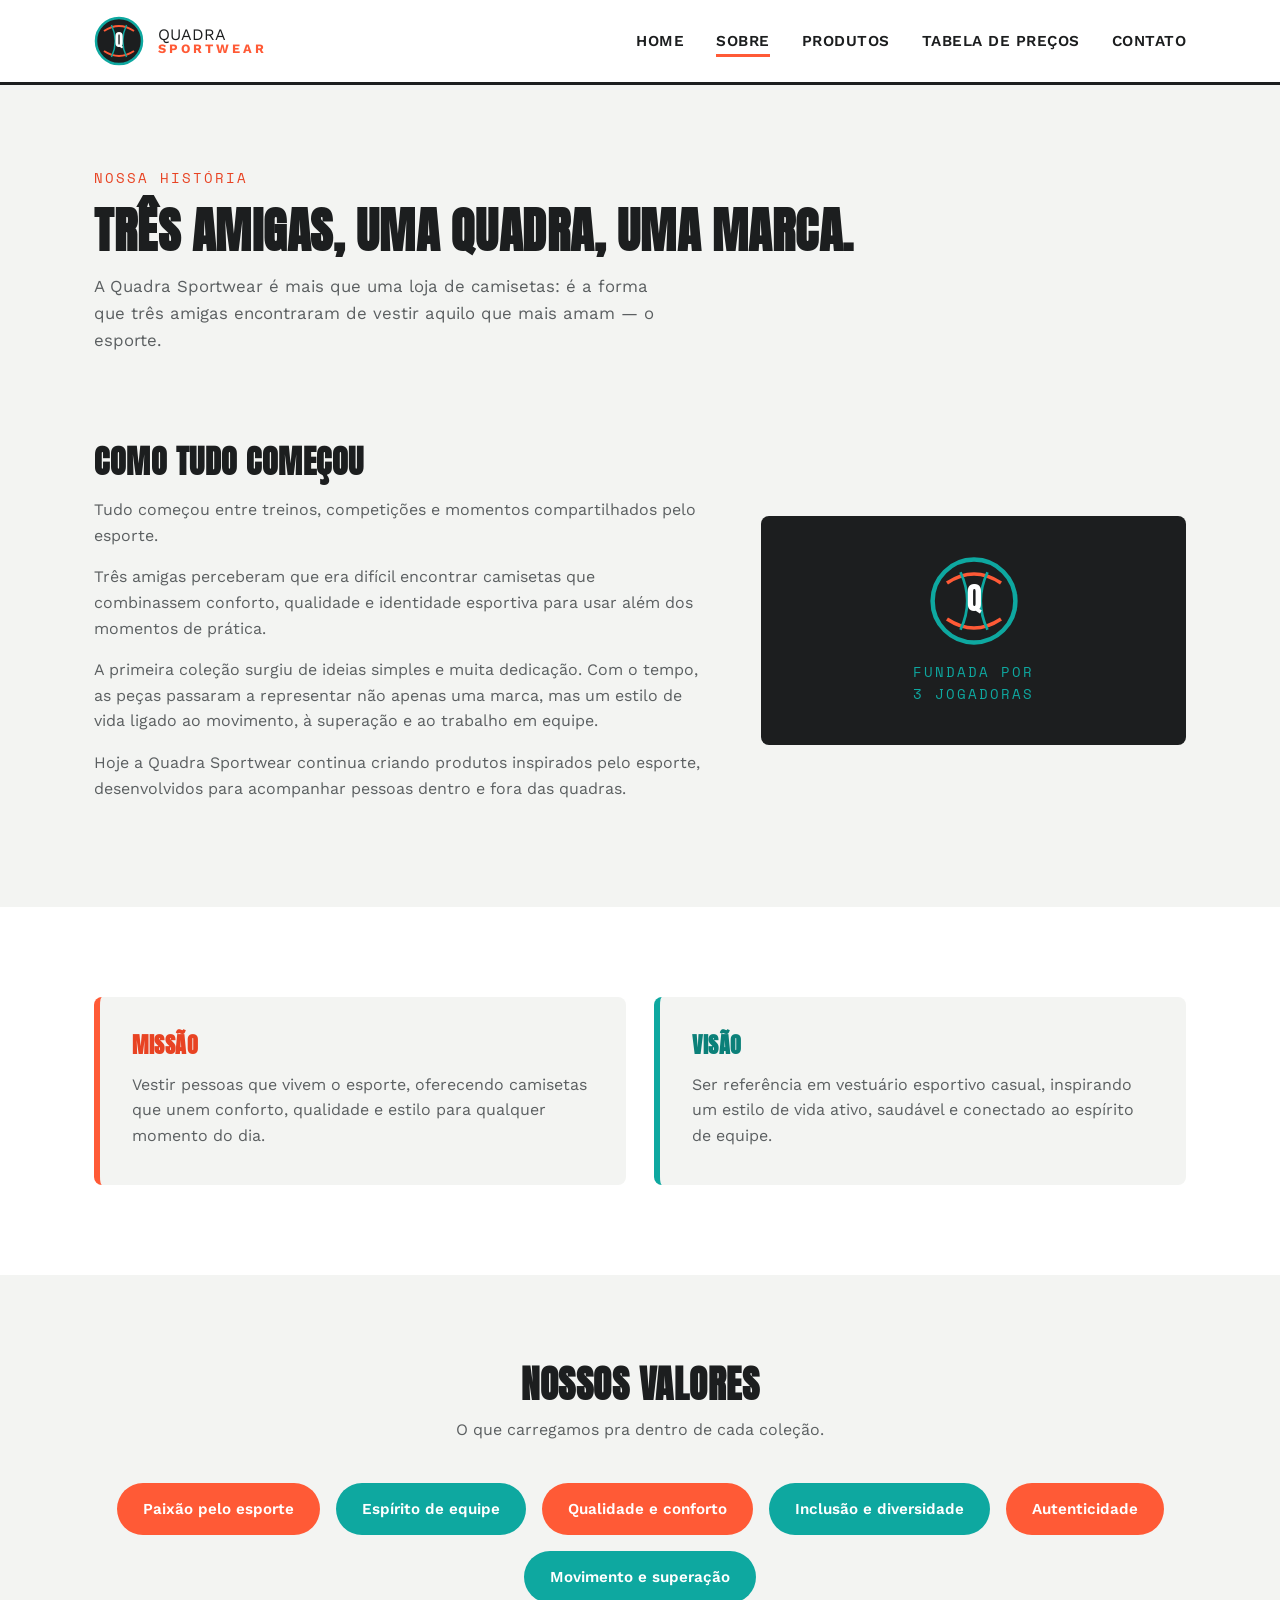
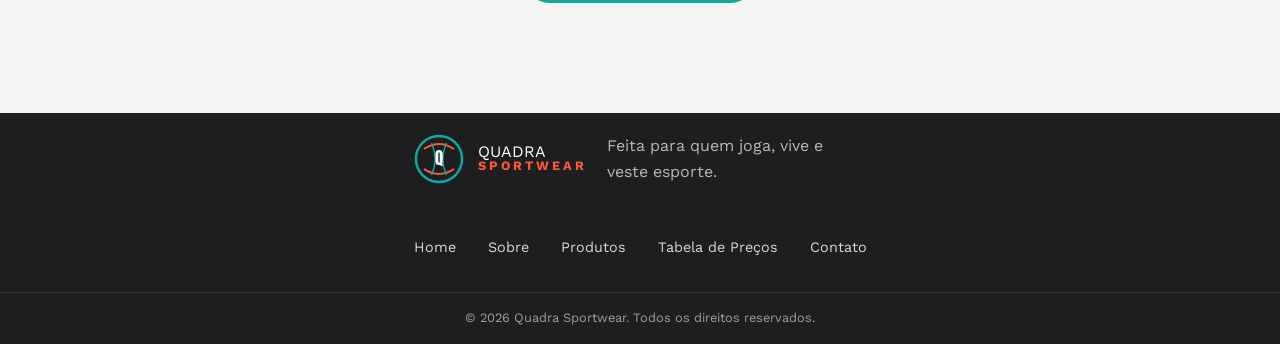
<file: sobre.html>
<!DOCTYPE html>
<html lang="pt-BR">

<head>

  <meta charset="UTF-8">
  <meta name="viewport" content="width=device-width, initial-scale=1.0">
  <title>Sobre — Quadra Sportwear</title> 
  <meta name="description" content="Conheça a história, missão, visão e valores da Quadra Sportwear">
  <link rel="stylesheet" href="style.css">

</head>

<body>

  <!-- HEADER — Idêntico ao do index.html, 
       A ÚNICA diferença real é QUAL link tem a class="active" — aqui é "Sobre". -->

  <header class="site-header">
  <!-- <header> = cabeçalho do site.-->

    <div class="container header-inner">
    <!-- .container → centraliza e limita a largura do conteúdo.
         .header-inner → posiciona logo à esquerda e nav à direita. -->

      <a href="index.html" class="logo">
      <!-- O logo sempre aponta para index.html. -->

        <svg class="logo-badge" viewBox="0 0 100 100" xmlns="http://www.w3.org/2000/svg"
             role="img" aria-label="Logotipo Quadra Sportwear">

          <circle cx="50" cy="50" r="46" fill="var(--graphite)" stroke="var(--teal)" stroke-width="5" />
          <path d="M20 30 Q50 10 80 30" fill="none" stroke="var(--coral)" stroke-width="4" />
          <path d="M20 70 Q50 90 80 70" fill="none" stroke="var(--coral)" stroke-width="4" />
          <path d="M35 18 Q50 50 35 82" fill="none" stroke="var(--teal)" stroke-width="3" />
          <path d="M65 18 Q50 50 65 82" fill="none" stroke="var(--teal)" stroke-width="3" />
          
          <text x="50" y="61" text-anchor="middle"
                font-family="Anton, Arial Black, sans-serif" font-size="34" fill="#FFFFFF">
            Q
          </text>

        </svg>

        <span class="logo-text">QUADRA <strong>SPORTWEAR</strong></span>
        <!-- Texto do logo ao lado do ícone SVG.
             <strong> = forte importância semântica. -->

      </a>

      <input type="checkbox" id="nav-toggle" class="nav-toggle-input">
      <!-- Checkbox escondida visualmente que controla o estado do menu mobile.
           Marcada = menu aberto | Desmarcada = menu fechado. -->

      <label for="nav-toggle" class="nav-toggle-label" aria-label="Abrir menu">
      <!-- Label ligado ao checkbox via for="nav-toggle".
           Clicar neste label marca/desmarca o checkbox automaticamente.
           aria-label → texto para leitores de tela. -->

        <span></span><span></span><span></span>
        <!-- Os 3 spans vazios são os 3 risquinhos do ícone (☰).
             O CSS os estiliza como linhas horizontais e, quando o menu abre,
             os anima para formar um X (✕). -->

      </label>

      <nav class="main-nav" aria-label="Navegação principal">
      <!-- <nav> = links de navegação.
           aria-label diferencia este nav do nav do rodapé. -->

        <ul>
        <!-- <ul> = Lista de itens sem numeração. -->

          <li><a href="index.html">Home</a></li>
          <!-- <li> = List Item. -->

          <li><a href="sobre.html" class="active">Sobre</a></li>
          <!-- "active" está em SOBRE.
               class="active" → o CSS aplica estilo visual (sublinhado coral). -->

          <li><a href="produtos.html">Produtos</a></li>
          <li><a href="precos.html">Tabela de Preços</a></li>
          <li><a href="contato.html">Contato</a></li>
        </ul>
      </nav>
    </div>
  </header>

  <!-- MAIN — Conteúdo principal desta página (Sobre) -->

  <main>
  <!-- <main> = PRINCIPAL e ÚNICO da página.-->

    <!-- HERO SOBRE — Banner de entrada da página Sobre -->

    <section class="hero-sobre">
    <!-- <section> = conteúdo com tema próprio.
         class="hero-sobre" → CSS específico para o hero desta página. -->

      <div class="container">

        <span class="hero-sobre-eyebrow">Nossa história</span>
        <!-- Eyebrow = textinho pequeno que aparece ACIMA do título principal. -->

        <h1>Três amigas, uma quadra, uma marca.</h1>
        <!-- <h1> = título de maior hierarquia. -->

        <p>A Quadra Sportwear é mais que uma loja de camisetas: é a forma que três amigas
          encontraram de vestir aquilo que mais amam — o esporte.</p>

      </div>
    </section>

    <!-- HISTÓRIA — Texto da origem da empresa + selo visual -->

    <section class="historia">
    <!-- Seção temática sobre a história da marca. -->

      <div class="container historia-grid">
      <!-- .historia-grid → divide em 2 colunas:
           coluna maior para o texto, coluna menor para o selo. -->
        <div>
        <!-- Div sem classe, que ocupa a coluna principal com os parágrafos da história. -->

          <h2>Como tudo começou</h2>
          <!-- <h2> = segundo nível de hierarquia. -->

          <p>
            Tudo começou entre treinos, competições e momentos compartilhados
            pelo esporte.
          </p>

          <p>
            Três amigas perceberam que era difícil encontrar camisetas que
            combinassem conforto, qualidade e identidade esportiva para usar
            além dos momentos de prática.
          </p>

          <p>
            A primeira coleção surgiu de ideias simples e muita dedicação.
            Com o tempo, as peças passaram a representar não apenas uma marca,
            mas um estilo de vida ligado ao movimento, à superação e ao trabalho
            em equipe.
          </p>

          <p>
            Hoje a Quadra Sportwear continua criando produtos inspirados pelo
            esporte, desenvolvidos para acompanhar pessoas dentro e fora das
            quadras.
          </p>
          <!-- Múltiplos <p> separados criam respiro visual entre parágrafos. -->

        </div>

        <div class="historia-crest">
        <!-- "Crest" = brasão/escudo. Esta div é o elemento visual decorativo lateral
             (bloco escuro com o logo grande e o texto das fundadoras).
             O visual deste bloco é criado pelo CSS usando a class "historia-crest". -->

           <svg class="logo-badge" viewBox="0 0 100 100" xmlns="http://www.w3.org/2000/svg"
                         role="img" aria-label="Logotipo Quadra Sportwear">
                    <!-- SVG idêntico ao do header. -->

                        <circle cx="50" cy="50" r="46" fill="var(--graphite)" stroke="var(--teal)" stroke-width="5" />
                        <path d="M20 30 Q50 10 80 30" fill="none" stroke="var(--coral)" stroke-width="4" />
                        <path d="M20 70 Q50 90 80 70" fill="none" stroke="var(--coral)" stroke-width="4" />
                        <path d="M35 18 Q50 50 35 82" fill="none" stroke="var(--teal)" stroke-width="3" />
                        <path d="M65 18 Q50 50 65 82" fill="none" stroke="var(--teal)" stroke-width="3" />
                        <text x="50" y="61" text-anchor="middle"
                              font-family="Anton, Arial Black, sans-serif" font-size="34" fill="#FFFFFF">
                            Q
                        </text>

                    </svg>

          <span>FUNDADA POR<br>3 JOGADORAS</span>
          <!-- Texto abaixo do logo.
               <br> força uma quebra de linha MANUAL dentro do texto. -->

        </div>
      </div>
    </section>

    <!-- MVV — Missão e Visão da empresa -->

    <section class="mvv">
    <!-- "mvv" é a sigla de Missão/Visão/Valores. -->

      <div class="container mvv-grid">
      <!-- .mvv-grid → exibe os cards de missão e visão lado a lado (2 colunas). -->

        <article class="mvv-card missao">
        <!-- <article> = autossuficiente, que faz sentido sozinho.
             Cada card de missão/visão poderia ser lido/distribuído independentemente.
             class="mvv-card" → estilo base de todos os cards.
             class="missao" → estilo específico deste card. -->

          <h3>Missão</h3>
          <!-- <h3> = terceiro nível. -->

          <p>
            Vestir pessoas que vivem o esporte, oferecendo camisetas que unem
            conforto, qualidade e estilo para qualquer momento do dia.
          </p>

        </article>

        <article class="mvv-card visao">
        <!-- Segundo card com class="visao". -->

          <h3>Visão</h3>
          <p>
            Ser referência em vestuário esportivo casual, inspirando um estilo
            de vida ativo, saudável e conectado ao espírito de equipe.
          </p>

        </article>

      </div>
    </section>

    <!-- VALORES — Lista de valores da marca em formato de "pills" -->

    <section class="valores">
    <!-- exibe os valores da empresa em formato visual de etiquetas. -->

      <div class="container">

        <div class="valores-header">
        <!-- Div que separa o cabeçalho da lista de valores. -->

          <h2>Nossos valores</h2>
          <p>O que carregamos pra dentro de cada coleção.</p>

        </div>

        <div class="valores-lista">
        <!-- .valores-lista → usa Flexbox com flex-wrap para organizar
             as pills em múltiplas linhas conforme a largura da tela permite. -->

          <span class="valor-pill">Paixão pelo esporte</span>
          <span class="valor-pill">Espírito de equipe</span>
          <span class="valor-pill">Qualidade e conforto</span>
          <span class="valor-pill">Inclusão e diversidade</span>
          <span class="valor-pill">Autenticidade</span>
          <span class="valor-pill">Movimento e superação</span>
          <!-- "Pills" (pílulas) são elementos visuais arredondados comuns em design.
               Cada valor é um <span> com a class "valor-pill".
               O CSS aplica: fundo colorido, border-radius alto (para o formato oval),
               padding horizontal e fonte pequena. -->

        </div>
      </div>
    </section>

  </main>

  <!-- FOOTER — Rodapé com logo, nav secundária e copyright -->

    <footer class="site-footer">

        <div class="container footer-inner">
        <!-- footer-inner → Flexbox para organizar logo e nav lado a lado. -->

            <div class="footer-brand">
            <!-- Agrupa o logo e o tagline do rodapé. -->

                <div class="logo">
                <!-- REPETIÇÃO do logo do header. -->

                    <svg class="logo-badge" viewBox="0 0 100 100" xmlns="http://www.w3.org/2000/svg"
                         role="img" aria-label="Logotipo Quadra Sportwear">
                    <!-- SVG idêntico ao do header. -->

                        <circle cx="50" cy="50" r="46" fill="var(--graphite)" stroke="var(--teal)" stroke-width="5" />
                        <path d="M20 30 Q50 10 80 30" fill="none" stroke="var(--coral)" stroke-width="4" />
                        <path d="M20 70 Q50 90 80 70" fill="none" stroke="var(--coral)" stroke-width="4" />
                        <path d="M35 18 Q50 50 35 82" fill="none" stroke="var(--teal)" stroke-width="3" />
                        <path d="M65 18 Q50 50 65 82" fill="none" stroke="var(--teal)" stroke-width="3" />
                        <text x="50" y="61" text-anchor="middle"
                              font-family="Anton, Arial Black, sans-serif" font-size="34" fill="#FFFFFF">
                            Q
                        </text>

                    </svg>

                    <div class="logo-text">
                        <span>QUADRA</span>
                        <strong>SPORTWEAR</strong>
                    </div>
                    <!-- Diferença sutil do header: aqui logo-text usa <div> em vez de <span>.
                         O <span> e <strong> dentro
                         funcionam da mesma forma que no header. -->

                </div>

                <p class="footer-tagline">
                    Feita para quem joga, vive e veste esporte.
                </p>
                <!-- Tagline (slogan curto) da marca no rodapé. -->

            </div>

            <nav class="footer-nav" aria-label="Links do rodapé">
            <!-- Segundo <nav> da página. O aria-label "Links do rodapé" diferencia este
                 da navegação principal.
                 Sem aria-label diferente, seria ambíguo qual nav é qual. -->

                <ul>
                    <li><a href="index.html">Home</a></li>
                    <li><a href="sobre.html">Sobre</a></li>
                    <li><a href="produtos.html">Produtos</a></li>
                    <li><a href="precos.html">Tabela de Preços</a></li>
                    <li><a href="contato.html">Contato</a></li>
                </ul>
                <!-- Repete os mesmos links do menu principal. -->

            </nav>
        </div>

        <p class="footer-copy">© 2026 Quadra Sportwear. Todos os direitos reservados.</p>
        <!-- Texto de copyright. Fica FORA do .container para poder ter fundo diferente ou
             ficar centralizado na largura total da tela.
             © é a entidade HTML para o símbolo de copyright (©). -->

    </footer>

    <!-- BOTÃO VOLTAR AO TOPO (Opção 5) -->
  <button id="btn-topo" class="btn-topo" aria-label="Voltar ao topo da página" hidden>
    <svg viewBox="0 0 24 24" fill="none" xmlns="http://www.w3.org/2000/svg" aria-hidden="true">
      <path d="M12 19V5M5 12l7-7 7 7" stroke="currentColor" stroke-width="2.5"
            stroke-linecap="round" stroke-linejoin="round"/>
    </svg>
  </button>

  <script src="https://code.jquery.com/jquery-3.7.1.min.js"
          integrity="sha256-/JqT3SQfawRcv/BIHPThkBvs0OEvtFFmqPF/lYI/Cxo=" crossorigin="anonymous">
  </script>

  <script src="script.js"></script>

</body>
</html>
</file>
<file: style.css>
@import url('https://fonts.googleapis.com/css2?family=Anton&family=Space+Mono:wght@400;700&family=Work+Sans:wght@400;500;600;700&display=swap');
/* @import busca fontes externas direto do Google Fonts antes de qualquer outra regra do arquivo.
   Estamos carregando 3 famílias de uma vez só (separadas por &): Anton, Space Mono e Work Sans.
   :wght@400;700 → diz quais "pesos" (espessuras) da fonte Space Mono vamos usar: 400 (normal) e 700 (negrito).
   display=swap → enquanto a fonte não carrega, o navegador mostra uma fonte padrão no lugar
   (em vez de deixar o texto invisível), e troca pela fonte certa assim que ela terminar de carregar. */

/* Tokens de marca */
/* :root é a "raiz" do documento. Aqui a gente cria VARIÁVEIS CSS
   (começam com --). Em vez de escrever a cor #FF5A36 em 30 lugares
   diferentes, a gente escreve var(--coral) e troca em UM lugar só
   se um dia quiser mudar a cor da marca inteira. */
:root {
  /* VARIÁVEIS */
  --coral: #FF5A36;        /* cor principal da marca (botões, destaques) */
  --coral-dark: #E84323;   /* coral mais escuro, usado no hover (quando passa o mouse) */
  --teal: #0EA8A0;         /* verde-água, cor secundária */
  --teal-dark: #0B8079;    /* verde-água mais escuro, usado no hover */
  --graphite: #1C1E1F;     /* "grafite" = quase preto, usado em header/footer/textos escuros */
  --graphite-soft: #5B5F61;/* cinza médio, usado em textos secundários (menos importantes) */
  --bg: #F3F4F2;           /* cor de fundo clara do site */
  --white: #FFFFFF;        /* branco puro */

  --font-display: 'Anton', sans-serif;    /* fonte dos títulos grandes */
  --font-body: 'Work Sans', sans-serif;   /* fonte do texto corrido */
  --font-mono: 'Space Mono', monospace;   /* fonte dos números/tags */

  --container-w: 1140px;   /* largura máxima do conteúdo (pra não ficar gigante em tela enorme) */
}

/* Reset básico */
* {
  /* ZERA margem/padding de Tudo */
  margin: 0;             /* zera a margem (espaço FORA do elemento) de tudo */
  padding: 0;            /* zera o padding (espaço DENTRO do elemento) de tudo */
  box-sizing: border-box; /* faz padding/borda entrarem DENTRO da largura definida, não somar a ela */
}

html {
  /* ativa a rolagem suave ao clicar em links internos */
  scroll-behavior: smooth; /* quando clica num link "#algo", rola a página suavemente em vez de pular seco */
}

body {
  /* fonte, cor de texto e fundo PADRÃO*/
  font-family: var(--font-body); /* usa a fonte Work Sans como padrão em todo o site */
  color: var(--graphite);        /* cor do texto: grafite (quase preto) */
  background: var(--bg);         /* cor de fundo da página */
  line-height: 1.6;              /* espaço entre linhas do texto (1.6x o tamanho da fonte = mais respirado) */
  -webkit-font-smoothing: antialiased; /* deixa a fonte com bordas mais suaves em telas Apple/Chrome */
}

img, svg {
  /* evita que imagens/SVGs "vazem" do espaço */
  display: block;     /* tira o espacinho fantasma que imagem/svg tem por padrão embaixo */
  max-width: 100%;     /* imagem nunca fica maior que o espaço do elemento pai (evita "vazar" da tela) */
}

a {
  /* remove o estilo padrão de link */
  color: inherit;          /* link usa a MESMA cor do texto ao redor, não o azul/roxo padrão do navegador */
  text-decoration: none;   /* tira o sublinhado padrão dos links */
}

ul {
  /* remove as bolinhas/marcadores padrão */
  list-style: none; /* tira as bolinhas/marcadores padrão de listas (<ul><li>) */
}

h1, h2, h3 {
  /* estilo BASE (fonte, caixa alta)*/
  font-family: var(--font-display); /* todos os títulos usam a fonte Anton */
  text-transform: uppercase;        /* força todo título a aparecer em CAIXA ALTA */
  letter-spacing: 0.5px;            /* espaço extra entre as letras (deixa mais "estiloso") */
  line-height: 1.1;                 /* linhas mais coladas (bom pra título grande) */
}

.container {
  /* centraliza e LIMITA A LARGURA do conteúdo  */
  width: 100%;                  /* ocupa 100% da tela disponível... */
  max-width: var(--container-w);/* ...mas nunca passa de 1140px de largura */
  margin: 0 auto;                /* margin "auto" nas laterais = centraliza o bloco na página */
  padding: 0 24px;               /* respiro de 24px nas laterais (pra não colar nas bordas da tela) */
}

:focus-visible {
  /* mostra um contorno visível quando a pessoa navega pelo TECLADO */
  outline: 3px solid var(--teal); /* quando navega pelo TAB do teclado, mostra um contorno verde-água */
  outline-offset: 2px;            /* afasta um pouquinho o contorno do elemento (visual mais limpo) */
}

/* Botões (uso geral no site) */
.btn {
  /* BASE de QUALQUER botão do site */
  display: inline-block;        /* botão se comporta como bloco, mas fica na mesma linha de outros elementos */
  font-family: var(--font-body); /* fonte do texto do botão, mesma usada no corpo do site */
  font-weight: 700;              /* texto em negrito (bold) */
  font-size: 0.95rem;            /* tamanho da fonte (rem = relativo ao tamanho base da página) */
  letter-spacing: 0.5px;         /* espaço extra entre as letras, deixando o texto uppercase mais legível */
  text-transform: uppercase;     /* texto do botão em caixa alta */
  padding: 14px 30px;            /* espaço interno: 14px cima/baixo, 30px esquerda/direita */
  border-radius: 4px;            /* cantos levemente arredondados */
  border: 2px solid transparent; /* borda invisível (só existe pra não "pular" o tamanho no hover) */
  cursor: pointer;               /* mouse vira "mãozinha" ao passar por cima, indicando que é clicável */
  transition: transform 0.15s ease, background 0.2s ease, color 0.2s ease;
  /* ↑ transition = anima as mudanças suavemente em vez de trocar "no seco".
     Aqui: a mudança de posição (transform), cor de fundo e cor do texto
     vão demorar 0.15s/0.2s pra acontecer, com efeito suave (ease) */
}
.btn:hover {
  /* anima o botão "subindo" 2px quando passa o mouse por cima */
  transform: translateY(-2px); /* :hover = quando o mouse passa por cima. Aqui sobe o botão 2px (efeito "flutuar") */
}

.btn-primary {
  /* COR ao botão PRINCIPAL (fundo coral)  */
  background: var(--coral); /* fundo coral = botão de ação principal ("Ver coleção") */
  color: var(--white);      /* texto branco, pra ficar legível em cima do fundo coral */
}
.btn-primary:hover {
  /* escurece o botão principal quando passa o mouse */
  background: var(--coral-dark); /* escurece o coral quando passa o mouse, dando feedback visual */
}

.btn-outline {
  /* COR ao botão SECUNDÁRIO (sem fundo, só borda) */
  background: transparent;     /* sem fundo, só borda */
  border-color: var(--white);  /* borda branca */
  color: var(--white);         /* texto branco, legível sobre o fundo escuro onde esse botão é usado */
}
.btn-outline:hover {
  /* inverte as cores do botão secundário quando passa o mouse */
  background: var(--white);    /* no hover, inverte: fundo fica branco */
  color: var(--graphite);      /* e o texto fica escuro, pra continuar legível */
}

/* Logo */
.logo {
  /* posiciona o ÍCONE (SVG) e o TEXTO do logo lado a lado, centralizados entre si */
  display: flex;          /* coloca o SVG do ícone e o texto lado a lado (em linha) */
  align-items: center;    /* centraliza ícone e texto verticalmente um em relação ao outro */
  gap: 14px;               /* espaço de 14px entre o ícone e o texto do logo */
}

.logo-text {
  /* empilha "QUADRA" e "SPORTWEAR" um sobre o outro dentro do texto do logo */
  display: flex;             /* permite empilhar "QUADRA" e "SPORTWEAR" um sobre o outro (no footer) */
  flex-direction: column;    /* organiza os itens internos em coluna (de cima pra baixo) */
  line-height: 1;             /* linhas bem coladas, sem respiro extra entre "QUADRA" e "SPORTWEAR" */
}

.logo-text span {
  /* colore a palavra "QUADRA"  */
  color: var(--graphite);   /* a palavra "QUADRA" (dentro de <span>) usa a cor grafite (quase preto) */
}

.site-footer .logo-text span {
  /* SOBRESCREVE a cor de "QUADRA" pra branco */
  color: var(--white);  /* a palavra "QUADRA" (dentro de <span>) usa a cor branca (rodapé) */
}

.logo-text strong {
  /* estiliza só a palavra "SPORTWEAR" */
  font-family: var(--font-body); /* "SPORTWEAR" usa a fonte de texto corrido, não a fonte de título */
  font-size: 0.8rem;              /* tamanho menor, já que é um complemento do nome principal */
  letter-spacing: 3px;            /* espaçamento largo entre as letras, dando um ar mais "técnico/esportivo" */
  color: var(--coral);            /* "SPORTWEAR" em coral, pra criar contraste de cor com "QUADRA" */
}

.logo-badge {
  /* TAMANHO fixo do ícone SVG do logo  */
  width: 50px;        /* tamanho fixo do ícone SVG do logo */
  height: 50px;       /* altura igual à largura, mantendo o ícone quadrado */
  flex-shrink: 0;     /* impede que o ícone "encolha" se o espaço disponível ficar pequeno (mantém o tamanho) */
}

/* HEADER / NAV (compartilhado em todas as páginas) */
.site-header {
  /* estiliza a FAIXA inteira do cabeçalho */
  background: var(--white);                  /* fundo branco do header */
  border-bottom: 3px solid var(--graphite); /* linha grossa escura separando o header do resto da página */
  position: sticky; /* sticky = o header "cola" no topo da tela quando você rola a página pra baixo */
  top: 0;            /* define ONDE ele cola: a 0px do topo */
  z-index: 100;      /* garante que o header fique por CIMA de outros elementos (camada de cima) */
}

.header-inner {
  /* organiza LOGO (esquerda) e MENU (direita) dentro do cabeçalho */
  display: flex;                  /* logo e menu lado a lado */
  align-items: center;            /* centralizados verticalmente */
  justify-content: space-between; /* logo na esquerda, menu na direita, espaço entre eles */
  padding-top: 16px;              /* espaçamento interno superior */
  padding-bottom: 16px;           /* espaçamento interno inferior */
}

.main-nav ul {
  /* links do MENU PRINCIPAL em LINHA */
  display: flex; /* os links do menu ficam em LINHA (um do lado do outro) em vez de empilhados */
  gap: 32px;      /* espaço de 32px entre cada link do menu */
}

.main-nav a {
  /* estiliza CADA LINK do menu principal  */
  font-weight: 600;               /* deixa o texto do link mais "grosso" (semi-bold) */
  font-size: 0.95rem;             /* tamanho da fonte do link, levemente menor que o padrão (1rem) */
  text-transform: uppercase;      /* converte o texto do link para CAIXA ALTA */
  letter-spacing: 0.5px;          /* aumenta um pouco o espaçamento entre as letras */
  padding-bottom: 4px;            /* espaço entre o texto e a borda inferior (border-bottom) */
  border-bottom: 3px solid transparent; /* linha embaixo do link, invisível até o hover/active */
  transition: border-color 0.2s ease, color 0.2s ease; /* anima a mudança de cor da borda e do texto suavemente, em 0.2s */
}

.main-nav a:hover,
.main-nav a.active {
  /* mostra a LINHA colorida embaixo do link quando passa o mouse OU quando é a página atual */
  border-color: var(--coral); /* mostra a linha coral embaixo do link quando passa o mouse OU quando é a página atual */
}

/* Toggle mobile (funciona sem JS; Pessoa 3 pode evoluir depois) */
.nav-toggle-input {
  /* esconde a CHECKBOX que guarda o estado aberto/fechado do menu mobile (não é visual) */
  display: none; /* esconde a checkbox (ela só existe "por trás" pra guardar o estado aberto/fechado do menu) */
}

.nav-toggle-label {
  /* estiliza o BOTÃO/ÍCONE (3 risquinhos) que abre o menu no celular */
  display: none;      /* esconde o ícone de "hamburguer" (3 risquinhos) no computador */
  flex-direction: column; /* organiza os 3 risquinhos um embaixo do outro */
  gap: 5px;             /* espaço entre os risquinhos */
  cursor: pointer;     /* mostra a "mãozinha" ao passar o mouse, indicando que é clicável */
  padding: 6px;        /* área de toque maior em volta do ícone, facilitando o clique/toque no celular */
}
.nav-toggle-label span {
  /* desenha CADA RISQUINHO (linha) do ícone */
  width: 26px;                  /* largura de cada risquinho do ícone hambúrguer */
  height: 3px;                  /* altura bem fina, pra parecer uma linha */
  background: var(--graphite);  /* cor escura, igual ao resto dos ícones/textos do header */
  border-radius: 2px;           /* pontas levemente arredondadas em cada risquinho */
}

/* FOOTER (compartilhado em todas as páginas) */
.site-footer {
  /* estiliza o FUNDO geral do rodapé */
  background: var(--graphite); /* footer escuro, contrastando com o resto do site */
  color: var(--white);         /* texto branco, padrão sobre o fundo escuro */
  margin-top: 20px; /* espaço grande ANTES do footer, separando do conteúdo */
}

.footer-inner {
  /* organiza MARCA e NAVEGAÇÃO dentro do footer */
  display: flex;             /* organiza marca, navegação do footer */
  flex-direction: column;    /* empilhados de cima pra baixo (marca → links) */
  align-items: center;       /* tudo centralizado horizontalmente */
  gap: 50px;                 /* espaço entre cada bloco do footer */

  padding-top: 20px;    /* espaço interno no topo do footer */
  padding-bottom: 32px; /* espaço interno na base do footer */
}

.footer-brand {
  /* junta o LOGO e a TAGLINE do footer lado a lado */
  display: flex;             /* coloca o logo e a tagline lado a lado */
  align-items: center;       /* centralizados verticalmente entre si */
  justify-content: center;   /* centralizados horizontalmente dentro do bloco */
  gap: 20px;                 /* espaço entre o logo e o texto da tagline */
}

.footer-tagline {
  /* estiliza o TEXTO curto (slogan) que aparece do lado do logo no footer */
  margin: 0;                  /* remove margem padrão do <p>, já que o gap do .footer-brand cuida do espaçamento */
  max-width: 260px;           /* limita a largura do texto, pra não esticar e quebrar mal em linhas longas */
  color: #B7BABA;           /* cinza claro — legível sobre o fundo escuro do footer, mas discreto */
  font-size: 1rem;          /* tamanho de fonte padrão pro texto da tagline */
}

.footer-nav ul {
  /* coloca os LINKS do footer em LINHA */
  display: flex;             /* links do footer ficam em linha (lado a lado) */
  flex-direction: row;       /* garante a direção horizontal (reforça o valor padrão do flex) */
  gap: 32px;                   /* mesmo espaçamento usado no menu principal, pra manter consistência visual */
  flex-wrap: wrap;             /* se a tela for estreita e não couber tudo numa linha, quebra pra próxima */
  justify-content: center;     /* centraliza os links horizontalmente */
}

.footer-nav a {
  /* estiliza CADA LINK individual do footer */
  font-size: 0.9rem;   /* texto um pouco menor que o menu principal, já que o footer é secundário */
  color: #D8DADA;       /* cinza claro, legível sobre o fundo escuro mas sem competir com o branco puro */
}
.footer-nav a:hover {
  /* muda a cor do link do footer quando passa o mouse */
  color: var(--teal); /* link do footer fica verde-água ao passar o mouse */
}

.footer-copy {
  /* estiliza a LINHA de copyright*/
  border-top: 1px solid #3A3D3E; /* linha fina separando o "© 2026..." do resto do footer */
  text-align: center;     /* centraliza o texto do copyright */
  font-size: 0.8rem;      /* fonte pequena, por ser uma informação secundária */
  color: #9C9F9F;         /* cinza claro, discreto sobre o fundo escuro do footer */
  padding: 15px 0;        /* respiro interno em cima e embaixo do texto */
}

/* HOME — Hero principal */
.hero {
  /* estiliza o BANNER de entrada da Home */
  position: relative; /* "relative" é necessário pra poder posicionar o número gigante (.hero-number) dentro dele */
  background: var(--graphite); /* banner escuro */
  color: var(--white);         /* texto branco, padrão sobre fundo escuro */
  overflow: hidden;   /* esconde qualquer parte do número gigante que "vaze" pra fora do banner */
  padding: 110px 0 100px; /* respiro grande em cima (110px) e embaixo (100px) */
}

.hero-number {
  /* desenha o NÚMERO GIGANTE decorativo de fundo do hero ("07" vazado) */
  position: absolute;  /* tira o número do fluxo normal e permite posicionar exatamente onde quiser */
  right: -40px;          /* encosta (e passa um pouco) da borda direita */
  top: -60px;            /* sobe um pouco acima do topo do banner */
  font-family: var(--font-display); /* usa a fonte de título grande pro número decorativo */
  font-size: 32rem;      /* ENORME de propósito — é o "07" gigante de fundo */
  line-height: 1;        /* linhas bem coladas, importante pra um número tão grande não "esticar" o bloco */
  color: transparent;                       /* o número em si é invisível... */
  -webkit-text-stroke: 2px var(--teal-dark); /* ...só o CONTORNO dele aparece, criando efeito "vazado" */
  opacity: 0.35;          /* fica bem sutil/transparente, pra não competir com o texto principal */
  pointer-events: none;   /* impede que esse número "roube" cliques do mouse (ele é só decoração) */
  user-select: none;      /* impede a pessoa de selecionar/copiar esse texto por engano */
}

.hero-inner {
  /* garante que o TEXTO do hero fique por CIMA do número gigante (não atrás dele) */
  position: relative; /* garante que o texto fique por CIMA do número gigante (não atrás dele) */
  z-index: 1;           /* reforça essa camada acima */
  max-width: 620px;     /* texto não estica até o fim da tela, fica mais legível */
}

.hero-eyebrow {
  /* estiliza a ETIQUETA pequena ("Coleção esportiva") que aparece acima do título do hero */
  font-family: var(--font-mono);  /* usa a fonte monoespaçada, dando aquele ar "técnico/código" */
  font-size: 0.85rem;              /* texto pequeno, já que é só um rótulo de destaque */
  letter-spacing: 2px;             /* letras bem espaçadas, reforça a sensação de "etiqueta" */
  color: var(--teal);              /* cor do texto da "etiqueta", combinando com a borda da pílula */
  text-transform: uppercase;       /* texto sempre em CAIXA ALTA */
  margin-bottom: 18px;             /* espaço entre o eyebrow e o que vem depois (o h1) */
  display: inline-block;       /* permite dar border/padding nele como se fosse uma "pílula" */
  border: 1px solid var(--teal);   /* contorno fino na mesma cor do texto, fechando a "pílula" */
  padding: 4px 12px;               /* respiro interno entre o texto e a borda */
  border-radius: 30px;          /* valor alto = vira formato de pílula/cápsula */
}

.hero h1 {
  /* define o TAMANHO do título principal da Home */
  font-size: 4.2rem; /* título GIGANTE — é o nome da marca "QUADRA CO." */
  margin-bottom: 18px; /* espaço entre o título e o slogan abaixo */
}

.hero-slogan {
  /* estiliza o SLOGAN ("Movimento para dentro e fora das quadras") */
  font-size: 1.25rem;       /* maior que o texto normal, mas bem menor que o h1 */
  font-weight: 600;         /* texto semi-bold, pra dar peso ao slogan */
  color: var(--teal); /* slogan em destaque na cor verde-água */
  margin-bottom: 18px;      /* espaço entre o slogan e o parágrafo (.hero-text) */
}

.hero-text {
  /* estiliza o PARÁGRAFO descritivo do hero, abaixo do slogan */
  color: #D8DADA;    /* cinza claro (legível sobre fundo escuro, mas menos chamativo que o branco puro) */
  margin-bottom: 36px; /* espaço maior antes dos botões, separando bem os blocos */
  max-width: 480px;   /* limita a largura do texto pra não esticar demais e ficar difícil de ler */
}

.hero-actions {
  /* organiza os DOIS BOTÕES do hero lado a lado */
  display: flex;     /* os dois botões ("Ver coleção" e "Conhecer a marca") ficam lado a lado */
  gap: 16px;          /* espaço entre os dois botões */
  flex-wrap: wrap;   /* se a tela for pequena e não couber os dois na mesma linha, quebra pra próxima */
}

/* HOME — Apresentação da empresa */
.apresentacao {
  /* dá o RESPIRO (padding) em volta da seção de apresentação */
  padding: 90px 0; /* respiro grande em cima e embaixo dessa seção */
}

.apresentacao-grid {
  /* organiza TEXTO (esquerda) e GRÁFICO decorativo (direita) em 2 colunas */
  display: grid;                       /* grid = organiza em "grade" (colunas e linhas), diferente do flex */
  grid-template-columns: 1.1fr 0.9fr;  /* 2 colunas: a esquerda (texto) um pouco mais larga que a direita (gráfico) */
  gap: 60px;                            /* espaço entre as duas colunas */
  align-items: center;                  /* centraliza as colunas verticalmente uma em relação à outra */
}

.apresentacao h2 {
  /* define o TAMANHO do título da seção de apresentação */
  font-size: 2.3rem;    /* tamanho do título da seção */
  margin-bottom: 20px;  /* espaço entre o título e o parágrafo abaixo */
}

.apresentacao h2 span {
  /* colore só a PALAVRA destacada dentro do título ("dia a dia") */
  color: var(--coral); /* a palavra dentro de <span> fica destacada em coral */
}

.apresentacao p {
  /* estiliza os PARÁGRAFOS de texto da seção de apresentação */
  color: var(--graphite-soft); /* cinza médio, padrão pra texto secundário */
  font-size: 1.05rem;          /* tamanho ligeiramente maior que o texto padrão do body */
  margin-bottom: 16px;         /* espaço entre parágrafos */
  max-width: 480px;            /* limita a largura da linha de texto, facilitando a leitura */
}

/* Recorte gráfico decorativo */
.apresentacao-grafico {
  /* desenha o FUNDO gradiente (verde-água/coral) do quadro gráfico decorativo */
  position: relative;  /* necessário pra poder posicionar os pseudo-elementos ::before/::after dentro dela */
  height: 320px;       /* altura fixa do bloco gráfico decorativo */
  border-radius: 8px;  /* cantos arredondados, mesmo padrão visual do site */
  background: linear-gradient(135deg, var(--teal) 0%, var(--teal) 45%, var(--coral) 45%, var(--coral) 100%);
  /* ↑ gradiente diagonal (135 graus): metade da caixa é verde-água, metade é coral,
     com uma divisão diagonal nítida (porque os dois "45%" ficam coladinhos) */
  overflow: hidden; /* esconde o que passar da borda arredondada */
}
.apresentacao-grafico::before {
  /* desenha as LISTRAS diagonais brancas por cima do gradiente (textura "linhas de quadra") */
  /* ::before cria um elemento "fantasma" dentro da caixa, só com CSS (sem precisar de HTML extra) */
  content: "";  /* obrigatório existir, mesmo vazio, pra o ::before "nascer" */
  position: absolute;  /* posiciona o elemento fantasma sobre toda a caixa, junto com o "inset: 0" abaixo */
  inset: 0;      /* cola esse elemento fantasma nas 4 bordas da caixa (top/right/bottom/left = 0) */
  background: repeating-linear-gradient(
    45deg,
    rgba(255,255,255,0.12) 0,
    rgba(255,255,255,0.12) 14px,
    transparent 14px,
    transparent 28px
  );
  /* ↑ cria listras diagonais brancas bem sutis (12% de opacidade) repetindo de 28px em 28px,
     dando uma textura tipo "linhas de quadra" por cima do gradiente */
}
.apresentacao-grafico::after {
  /* escreve o texto "QUADRA" por CIMA do gráfico — direto pelo CSS, sem precisar estar no HTML */
  /* ::after cria OUTRO elemento fantasma, esse com texto */
  content: "QUADRA";  /* o texto "QUADRA" escrito direto pelo CSS, sem precisar estar no HTML */
  position: absolute;       /* tira o texto do fluxo normal pra poder posicioná-lo livremente dentro da caixa */
  bottom: 18px;             /* distância da borda inferior */
  left: 18px;               /* distância da borda esquerda */
  font-family: var(--font-display); /* usa a fonte de título grande pro texto decorativo */
  font-size: 1.6rem;        /* tamanho do texto decorativo */
  color: var(--white);      /* cor branca, pra aparecer bem sobre o fundo colorido do gradiente */
  letter-spacing: 1px;      /* leve espaçamento entre as letras */
}

/* HOME — Destaques da marca */
.destaques {
  /* dá o RESPIRO e o FUNDO BRANCO da seção de destaques */
  padding: 90px 0; /* respiro grande em cima e embaixo da seção */
  background: var(--white); /* fundo branco, diferente do cinza claro do resto da página (separa visualmente a seção) */
}

.destaques-header {
  /* centraliza o TÍTULO e o TEXTO de apoio da seção de destaques */
  text-align: center;  /* centraliza o título e o texto de apoio */
  max-width: 560px;    /* limita a largura do bloco, pra não esticar demais */
  margin: 0 auto 50px; /* centraliza o bloco e deixa 50px de espaço embaixo dele */
}

.destaques-header h2 { font-size: 2.3rem; margin-bottom: 12px; }
/* ↑ define tamanho do título da seção + espaço embaixo dele, antes do parágrafo de apoio */
.destaques-header p { color: var(--graphite-soft); }
/* ↑ colore o parágrafo de apoio em cinza médio, pra ficar mais discreto que o título */

.destaques-grid {
  /* organiza o LAYOUT dos cards */
  display: grid;                          /* usa grid pra organizar os cards em colunas */
  grid-template-columns: repeat(4, 1fr); /* repete 4 colunas, todas do mesmo tamanho (1fr = "1 fração" igual) */
  gap: 24px; /* espaço entre os cards, tanto na horizontal quanto vertical */
}

.destaque-card {
  /* estiliza a CAIXA do card */
  background: var(--bg);    /* fundo claro do card, igual ao fundo da página */
  border-radius: 8px;       /* cantos arredondados */
  padding: 28px 22px;       /* respiro interno do card */
  border-top: 5px solid var(--coral); /* faixa colorida grossa só no TOPO do card */
  transition: transform 0.2s ease;     /* anima suavemente quando o card "sobe" no hover */
}
.destaque-card:nth-child(even) {
  /* troca a cor da faixa do topo SÓ nos cards em posição PAR (2º, 4º...) */
  /* :nth-child(even) = seleciona os cards em posição PAR (2º, 4º...) */
  border-top-color: var(--teal); /* alterna a cor da faixa: ímpar=coral, par=verde-água */
}
.destaque-card:hover {
  /* faz o card inteiro "subir" 6px ao passar o mouse */
  transform: translateY(-6px); /* sobe o card 6px ao passar o mouse, dando sensação de "destacar" */
}

.destaque-numero {
  /* estiliza o NÚMERO em si  */
  font-family: var(--font-mono); /* fonte monoespaçada, dando ar de "código/número de identificação" */
  font-weight: 700;              /* negrito, pra destacar o número */
  font-size: 0.9rem;             /* tamanho pequeno, já que é só um rótulo */
  color: var(--coral-dark);      /* cor coral escuro, combinando com a faixa do topo do card (cards ímpares) */
  margin-bottom: 14px;           /* espaço entre o número e o título do card */
  display: block; /* força o "Nº 04" a ficar numa linha própria, acima do título */
}
.destaque-card:nth-child(even) .destaque-numero {
  /* muda a cor do NÚMERO só nos cards pares, acompanhando a faixa do topo */
  color: var(--teal-dark); /* o número também muda de cor nos cards pares, acompanhando a faixa do topo */
}

.destaque-card h3 {
  /* estiliza o TÍTULO de cada card */
  font-size: 1.15rem;   /* tamanho do título do card */
  margin-bottom: 10px;  /* espaço entre o título e o parágrafo abaixo */
  letter-spacing: 0; /* "desliga" o letter-spacing herdado da regra geral de h1/h2/h3, fica mais compacto aqui */
}

.destaque-card p {
  /* estiliza o TEXTO descritivo de cada card  */
  font-size: 0.92rem;          /* texto levemente menor que o padrão, por ser descritivo */
  color: var(--graphite-soft); /* cinza médio, texto secundário */
}

/* SOBRE — Hero compacto */
.hero-sobre {
  /* dá o RESPIRO do hero compacto da página Sobre */
  padding: 80px 0 60px; /* respiro em cima e embaixo, menor que o hero da Home */
  text-align: left; /* texto alinhado à esquerda (diferente de seções centralizadas como .destaques-header) */
}

.hero-sobre-eyebrow {
  /* estiliza a ETIQUETA pequena ("Nossa história") acima do título da página Sobre */
  font-family: var(--font-mono);   /* fonte monoespaçada, mesmo estilo de "etiqueta" usado no hero da Home */
  color: var(--coral-dark);        /* cor coral escuro pro texto da etiqueta */
  letter-spacing: 2px;             /* letras espaçadas, reforçando o ar de etiqueta */
  font-size: 0.85rem;              /* texto pequeno */
  text-transform: uppercase;       /* texto em caixa alta */
}

.hero-sobre h1 {
  /* define o TAMANHO do título da página Sobre */
  font-size: 3rem; /* menor que o h1 da Home (4.2rem), porque aqui é um título de página, não o nome da marca */
  margin: 14px 0 16px; /* espaço acima e abaixo do título */
}

.hero-sobre p {
  /* estiliza o PARÁGRAFO descritivo do hero da página Sobre */
  color: var(--graphite-soft); /* cinza médio, texto de apoio */
  max-width: 560px;            /* limita a largura do texto */
  font-size: 1.05rem;          /* tamanho ligeiramente maior que o padrão */
}

/* SOBRE — História */
.historia {
  /* dá o RESPIRO da seção de história  */
  padding: 30px 0 90px; /* respiro menor em cima, maior embaixo, já que vem logo depois do hero compacto */
}

.historia-grid {
  /* organiza TEXTO (esquerda) e SELO/CRACHÁ (direita) em 2 colunas */
  display: grid;                     /* organiza texto e selo em colunas lado a lado */
  grid-template-columns: 1fr 0.7fr; /* coluna do texto maior, coluna do "selo/crachá" menor */
  gap: 60px;            /* espaço entre as duas colunas */
  align-items: center;  /* centraliza as colunas verticalmente uma em relação à outra */
}

.historia h2 {
  /* define o TAMANHO do título da seção de história */
  font-size: 2rem;       /* tamanho do título da seção */
  margin-bottom: 18px;   /* espaço entre o título e o primeiro parágrafo */
}

.historia p {
  /* estiliza os PARÁGRAFOS de texto da história */
  color: var(--graphite-soft); /* cinza médio, texto de apoio */
  margin-bottom: 16px;         /* espaço entre os parágrafos */
}

.historia-crest {
  /* estiliza a CAIXA escura do "selo" (crest), onde fica o logo grande e o texto das fundadoras */
  background: var(--graphite);  /* caixa escura, tipo um "selo" da marca */
  border-radius: 8px;    /* cantos arredondados */
  padding: 40px;          /* respiro interno generoso */
  display: flex;          /* organiza logo e texto em coluna, junto com flex-direction abaixo */
  flex-direction: column;  /* logo e texto empilhados (um embaixo do outro) */
  align-items: center;      /* centralizados na horizontal */
  gap: 16px;               /* espaço entre o logo e o texto */
}
.historia-crest .logo-badge {
  /* SOBRESCREVE o tamanho do logo, deixando-o maior só dentro do selo */
  width: 90px;   /* logo maior aqui do que no header (que é só 42px) */
  height: 90px;  /* altura igual à largura, mantendo o ícone quadrado */
}
.historia-crest span {
  /* estiliza o TEXTO "FUNDADA POR 3 JOGADORAS" dentro do selo */
  font-family: var(--font-mono);   /* texto "FUNDADA POR 3 JOGADORAS" usa a fonte tipo "máquina de escrever" */
  color: var(--teal);                /* cor verde-água, contrastando com o fundo escuro do crachá */
  font-size: 0.85rem;                 /* texto pequeno */
  letter-spacing: 2px;                /* letras bem espaçadas, reforçando o ar de "selo/carimbo" */
  text-align: center;                 /* centraliza o texto dentro do selo */
}

/* SOBRE — Missão / Visão */
.mvv {
  /* dá o RESPIRO e o FUNDO BRANCO da seção Missão/Visão */
  padding: 90px 0; /* respiro grande em cima e embaixo da seção */
  background: var(--white); /* fundo branco, separando visualmente da seção anterior */
}

.mvv-grid {
  /* organiza os DOIS cards (Missão e Visão) lado a lado, em colunas iguais */
  display: grid;                       /* organiza os dois cards lado a lado */
  grid-template-columns: repeat(2, 1fr); /* 2 colunas iguais: Missão do lado da Visão */
  gap: 28px; /* espaço entre os dois cards */
}

.mvv-card {
  /* estilo BASE de QUALQUER card de Missão/Visão (fundo e cantos)*/
  background: var(--bg);   /* fundo claro pro card, contrastando com o fundo branco da seção */
  border-radius: 8px;       /* cantos arredondados, mesmo padrão visual usado nos outros cards do site */
  padding: 36px 32px;        /* respiro interno generoso, deixando o texto confortável dentro do card */
}

.mvv-card.missao { border-left: 6px solid var(--coral); } /* ESTE bloco dá a faixa lateral CORAL, só no card Missão */
.mvv-card.visao { border-left: 6px solid var(--teal); } /* ESTE bloco dá a faixa lateral VERDE-ÁGUA, só no card Visão */

.mvv-card h3 {
  /* define o TAMANHO do título, igual pra QUALQUER card de Missão/Visão */
  font-size: 1.4rem;     /* tamanho do título do card */
  margin-bottom: 14px;   /* espaço entre o título e o parágrafo abaixo */
}
.mvv-card.missao h3 { color: var(--coral-dark); }
/* ↑ colore o título "Missão" em coral escuro, combinando com a faixa lateral do mesmo card */
.mvv-card.visao h3 { color: var(--teal-dark); }
/* ↑ colore o título "Visão" em verde-água escuro, combinando com a faixa lateral do mesmo card */

.mvv-card p {
  /* estiliza o TEXTO descritivo, igual pra QUALQUER card de Missão/Visão */
  color: var(--graphite-soft);  /* texto do parágrafo em cinza médio, igual ao padrão usado no resto do site */
  font-size: 1rem;              /* tamanho padrão de texto */
}

/* SOBRE — Valores */
.valores {
  /* dá o RESPIRO da seção de valores */
  padding: 90px 0; /* respiro grande em cima e embaixo da seção */
}

.valores-header {
  /* centraliza o TÍTULO e o TEXTO de apoio da seção de valores */
  text-align: center;   /* centraliza título e texto de apoio */
  max-width: 560px;     /* limita a largura do bloco */
  margin: 0 auto 40px;  /* centraliza o bloco na página e deixa espaço embaixo */
}
.valores-header h2 { font-size: 2.3rem; margin-bottom: 12px; }
/* ↑ define o tamanho do título "Nossos valores", mesmo padrão usado em .destaques-header h2 */
.valores-header p { color: var(--graphite-soft); }
/* ↑ colore o subtítulo de apoio em cinza médio */

.valores-lista {
  /* organiza o LAYOUT das "pílulas" de valores (em linha, quebrando se precisar) */
  display: flex;          /* coloca as "pílulas" de valores em linha */
  flex-wrap: wrap;       /* se não couber todas as "pílulas" numa linha, quebra pra próxima linha */
  justify-content: center; /* centraliza as pílulas horizontalmente */
  gap: 16px;               /* espaço entre cada pílula */
}

.valor-pill {
  /* estilo BASE de QUALQUER pílula de valor */
  font-family: var(--font-body); /* fonte de texto corrido */
  font-weight: 600;              /* semi-bold, deixando o texto mais "forte" */
  font-size: 0.95rem;            /* tamanho de fonte padrão pra botões/pílulas */
  padding: 14px 26px;            /* respiro interno da pílula */
  border-radius: 40px;    /* valor bem alto = vira formato de "pílula" arredondada */
  color: var(--white);           /* texto branco, legível sobre o fundo coral/verde-água */
  background: var(--coral);      /* fundo coral por padrão (alternado pelo nth-child abaixo) */
}
.valor-pill:nth-child(even) {
  /* alterna a cor de fundo SÓ nas pílulas em posição PAR, pra verde-água */
  background: var(--teal); /* alterna cor: 1ª/3ª pílula coral, 2ª/4ª verde-água */
}

/* =========================================================
   RESPONSIVIDADE BÁSICA
   (Pessoa 3 cuida da responsividade completa do site;
   isto garante que Home e Sobre não quebrem no mobile
   enquanto isso.)
   ========================================================= */

/* @media = "só aplique essas regras SE a tela for assim".
   max-width: 900px significa: "telas com até 900px de largura"
   (tablets e parte dos celulares maiores) */
@media (max-width: 900px) {
  /* entra em ação SÓ em telas até 900px — ajusta grids e o número gigante pra caber melhor */
  .destaques-grid { grid-template-columns: repeat(2, 1fr); } /* de 4 colunas passa pra 2 */
  .apresentacao-grid,
  .historia-grid,
  .mvv-grid { grid-template-columns: 1fr; } /* essas 3 grades viram UMA coluna só (empilhado) */
  .hero-number { font-size: 18rem; top: -20px; } /* número gigante de fundo fica menor, cabendo melhor */
  .hero h1 { font-size: 3rem; } /* título da Home encolhe um pouco */
}

/* Essa segunda regra é mais restrita: só telas até 700px (celulares) */
@media (max-width: 700px) {
  /* entra em ação SÓ em telas até 700px — é quem liga o menu hambúrguer e encolhe o hero */
  .nav-toggle-label { display: flex; } /* mostra o ícone de hamburguer (3 risquinhos) só no celular */

  .main-nav {
    display: none;   /* o menu fica ESCONDIDO por padrão no celular... */
    width: 100%;      /* ocupa toda a largura disponível quando o menu aparece */
    order: 3;          /* manda ele pra "3ª posição" visualmente, aparecendo abaixo do logo/botão */
  }
  .main-nav ul {
    flex-direction: column; /* ...e quando aparece, os links ficam EMPILHADOS, não em linha */
    gap: 0;                  /* sem espaço entre os links, já que cada um tem seu próprio padding vertical */
    border-top: 1px solid #eee; /* linha fina separando o menu do conteúdo acima */
    margin-top: 14px;           /* espaço entre o menu e o que vem antes dele */
  }
  .main-nav a {
    display: block;   /* cada link ocupa a linha toda, facilitando o toque */
    padding: 14px 0; /* cada link fica mais "alto", mais fácil de tocar no celular */
  }
  .nav-toggle-input:checked ~ .main-nav {
    /* é o "interruptor": quando a checkbox é marcada, ele MOSTRA o menu — sem nenhum JavaScript */
    /* :checked = quando a checkbox escondida está marcada (ou seja, o hamburguer foi clicado).
       ~ .main-nav = "então mostre o irmão .main-nav que vem depois dela no HTML".
       Esse é o truque que faz o menu abrir/fechar SEM JavaScript. */
    display: block; /* faz o menu, que estava escondido, aparecer */
  }

  .header-inner { flex-wrap: wrap; } /* permite o menu mobile quebrar pra segunda linha */

  .destaques-grid { grid-template-columns: 1fr; } /* no celular, os 4 cards ficam empilhados, 1 por linha */
  .hero { padding: 80px 0 70px; } /* reduz o respiro do hero no celular */
  .hero h1 { font-size: 2.6rem; } /* título ainda menor no celular */
  .hero-number { display: none; } /* esconde o número gigante de fundo no celular (não cabe bem em tela pequena) */
}

/* ==========================================================
   PRODUTOS
   Estilos específicos das páginas produtos.html.
   ========================================================== */

/* -------------------------------------------------------
   HERO DA PÁGINA PRODUTOS
   ------------------------------------------------------- */
.hero-produtos {
  padding: 80px 0 56px;
  border-bottom: 3px solid var(--graphite);
  background: var(--bg);
}

.hero-prod-eyebrow {
  /* Mesmo padrão da eyebrow do hero-sobre */
  display: inline-block;
  font-family: var(--font-mono);
  font-size: 0.82rem;
  letter-spacing: 2px;
  text-transform: uppercase;
  color: var(--teal-dark);
  border: 1px solid var(--teal);
  padding: 4px 12px;
  border-radius: 30px;
  margin-bottom: 16px;
}

.hero-produtos h1 {
  font-size: 3rem;
  margin-bottom: 14px;
  color: var(--graphite);
}

.hero-produtos p {
  font-size: 1.05rem;
  color: var(--graphite-soft);
  max-width: 520px;
}

/* -------------------------------------------------------
   SEÇÃO PRINCIPAL DE PRODUTOS
   ------------------------------------------------------- */
.produtos-secao {
  padding: 60px 0 90px;
}

/* Barra superior: contador + tag de coleção */
.produtos-topo {
  display: flex;
  align-items: center;
  justify-content: space-between;
  margin-bottom: 36px;
  padding-bottom: 16px;
  border-bottom: 1px solid #D8DADA;
}

.produtos-contador {
  font-family: var(--font-mono);
  font-size: 0.82rem;
  color: var(--graphite-soft);
  letter-spacing: 1px;
}

.produtos-tag {
  font-family: var(--font-mono);
  font-size: 0.78rem;
  letter-spacing: 1.5px;
  text-transform: uppercase;
  color: var(--coral-dark);
  border: 1px solid var(--coral);
  padding: 4px 12px;
  border-radius: 30px;
}

/* -------------------------------------------------------
   GRID DE CARDS — 4 colunas desktop
   ------------------------------------------------------- */
.produtos-grid {
  display: grid;
  grid-template-columns: repeat(4, 1fr);
  gap: 20px;
}

/* -------------------------------------------------------
   CARD DE PRODUTO
   ------------------------------------------------------- */
.produto-card {
  background: var(--white);
  border-radius: 8px;
  overflow: hidden;          /* garante que a imagem respeite o border-radius */
  border: 1px solid #E2E4E2;
  display: flex;
  flex-direction: column;    /* imagem em cima, info embaixo */
  transition: transform 0.2s ease, box-shadow 0.2s ease;
}

.produto-card:hover {
  transform: translateY(-5px);
  box-shadow: 0 12px 32px rgba(28, 30, 31, 0.12);
}

/* --- Área da imagem --- */
.produto-img {
  position: relative;       /* para posicionar o badge por cima */
  width: 100%;
  aspect-ratio: 3 / 2;      /* proporção fixa para todas as imagens ficarem alinhadas */
  min-height: 220px;         /* altura mínima garante que imagens menores não encolham demais */
  background: #FFFFFF;       /* fundo branco para preencher o espaço ao redor da imagem */
  overflow: hidden;
  display: flex;
  align-items: center;
  justify-content: center;
}

.produto-img img {
  width: 100%;
  height: 100%;
  object-fit: contain;       /* mostra a imagem inteira sem cortar, preenchendo com fundo */
  object-position: center;
  display: block;
  transition: transform 0.35s ease;
  padding: 8px;              /* respiro interno para a imagem não encostar nas bordas */
}

.produto-card:hover .produto-img img {
  transform: scale(1.04);   /* zoom leve na imagem quando o card é hoverado */
}

/* Badge de categoria sobreposto na imagem */
.produto-badge {
  position: absolute;
  top: 12px;
  left: 12px;
  font-family: var(--font-mono);
  font-size: 0.7rem;
  letter-spacing: 1px;
  text-transform: uppercase;
  padding: 4px 10px;
  border-radius: 30px;
  font-weight: 700;
}

/* Cores por categoria */
.badge-volei   { background: var(--graphite); color: var(--teal); }
.badge-casual  { background: var(--teal);     color: var(--white); }
.badge-perf    { background: var(--coral);    color: var(--white); }
.badge-street  { background: var(--coral-dark); color: var(--white); }
.badge-over    { background: var(--teal-dark);  color: var(--white); }

/* Badges por modelo */
.badge-black  { background: #1C1E1F;    color: #FFFFFF; }
.badge-ocean  { background: #0B4F8A;    color: #FFFFFF; }
.badge-red    { background: #CC2200;    color: #FFFFFF; }
.badge-carbon { background: #3A3D3E;    color: #D8DADA; }
.badge-green  { background: #1A6B2F;    color: #FFFFFF; }
.badge-aqua   { background: var(--teal);color: #FFFFFF; }

/* --- Área de informações --- */
.produto-info {
  padding: 18px 16px 20px;
  display: flex;
  flex-direction: column;
  flex-grow: 1;            /* ocupa o espaço restante do card, empurrando o rodapé pra baixo */
}

/* Número estilo "número de jogador" */
.produto-num {
  font-family: var(--font-mono);
  font-size: 0.72rem;
  font-weight: 700;
  letter-spacing: 1px;
  color: var(--coral-dark);
  margin-bottom: 6px;
  display: block;
}

/* Cards pares têm número em teal (alternância visual, igual nos destaque-cards da Home) */
.produto-card:nth-child(even) .produto-num {
  color: var(--teal-dark);
}

.produto-nome {
  font-family: var(--font-display);
  font-size: 1.1rem;
  text-transform: uppercase;
  letter-spacing: 0.5px;
  color: var(--graphite);
  margin-bottom: 8px;
  line-height: 1.15;
}

.produto-desc {
  font-size: 0.85rem;
  color: var(--graphite-soft);
  line-height: 1.55;
  flex-grow: 1;            /* empurra o rodapé (preço + botão) para baixo */
  margin-bottom: 16px;
}

/* Rodapé do card: preço à esquerda, botão à direita */
.produto-rodape {
  display: flex;
  align-items: center;
  justify-content: space-between;
  gap: 8px;
  margin-top: auto;        /* garante que fique sempre colado na base do card */
  padding-top: 14px;
  border-top: 1px solid #E8EAE8;
}

.produto-preco {
  font-family: var(--font-mono);
  font-weight: 700;
  font-size: 1rem;
  color: var(--graphite);
  white-space: nowrap;
}

/* Botão compacto dentro do card */
.btn-card {
  display: inline-block;
  font-family: var(--font-body);
  font-weight: 700;
  font-size: 0.72rem;
  letter-spacing: 0.5px;
  text-transform: uppercase;
  padding: 8px 12px;
  border-radius: 4px;
  background: var(--graphite);
  color: var(--white);
  border: 2px solid transparent;
  white-space: nowrap;
  transition: background 0.2s ease, transform 0.15s ease;
}

.btn-card:hover {
  background: var(--coral);
  transform: translateY(-1px);
}

/* Cards pares: botão inverte a lógica de cor */
.produto-card:nth-child(even) .btn-card:hover {
  background: var(--teal);
}

/* -------------------------------------------------------
   TOGGLE FEMININO / MASCULINO
   ------------------------------------------------------- */
.genero-toggle {
  display: flex;
  gap: 6px;
  margin-bottom: 14px;
  margin-top: 4px;
}

.btn-genero {
  flex: 1;                          /* os dois botões dividem igualmente a largura */
  font-family: var(--font-body);
  font-size: 0.75rem;
  font-weight: 600;
  letter-spacing: 0.4px;
  padding: 7px 6px;
  border-radius: 4px;
  border: 1px solid #D0D2D0;
  background: transparent;
  color: var(--graphite-soft);
  cursor: pointer;
  transition: background 0.18s ease, color 0.18s ease, border-color 0.18s ease;
  white-space: nowrap;
}

.btn-genero:hover {
  border-color: var(--graphite);
  color: var(--graphite);
}

/* Estado ativo: botão selecionado */
.btn-genero.ativo {
  background: var(--graphite);
  border-color: var(--graphite);
  color: var(--white);
}

/* Cards pares: ativo usa teal em vez de graphite */
.produto-card:nth-child(even) .btn-genero.ativo {
  background: var(--teal-dark);
  border-color: var(--teal-dark);
}

/* -------------------------------------------------------
   CTA ABAIXO DO GRID (Produtos)
   ------------------------------------------------------- */
.produtos-cta {
  margin-top: 56px;
  padding: 36px 40px;
  background: var(--graphite);
  border-radius: 8px;
  display: flex;
  align-items: center;
  justify-content: space-between;
  gap: 24px;
  flex-wrap: wrap;
}

.produtos-cta p {
  color: #D8DADA;
  font-size: 1rem;
  max-width: 420px;
  margin: 0;
}

/* -------------------------------------------------------
   RESPONSIVIDADE — Produtos
   ------------------------------------------------------- */
@media (max-width: 1050px) {
  .produtos-grid {
    grid-template-columns: repeat(3, 1fr);
  }
}

@media (max-width: 750px) {
  .produtos-grid {
    grid-template-columns: repeat(2, 1fr);
  }

  .hero-produtos h1 {
    font-size: 2.4rem;
  }

  .produtos-topo {
    flex-direction: column;
    align-items: flex-start;
    gap: 10px;
  }
}

@media (max-width: 480px) {
  .produtos-grid {
    grid-template-columns: 1fr;
  }

  .produtos-cta {
    flex-direction: column;
    align-items: flex-start;
    padding: 24px;
  }
}

/* ==========================================================
   PRECOS
   Estilos específicos da página precos.html.
   ========================================================== */

/* -------------------------------------------------------
   HERO DA PÁGINA DE PREÇOS
   ------------------------------------------------------- */
.hero-precos {
  padding: 80px 0 56px;
  border-bottom: 3px solid var(--graphite);
  background: var(--bg);
}

.hero-prec-eyebrow {
  display: inline-block;
  font-family: var(--font-mono);
  font-size: 0.82rem;
  letter-spacing: 2px;
  text-transform: uppercase;
  color: var(--teal-dark);
  border: 1px solid var(--teal);
  padding: 4px 12px;
  border-radius: 30px;
  margin-bottom: 16px;
}

.hero-precos h1 {
  font-size: 3rem;
  margin-bottom: 14px;
  color: var(--graphite);
}

.hero-precos p {
  font-size: 1.05rem;
  color: var(--graphite-soft);
  max-width: 520px;
}

/* -------------------------------------------------------
   SEÇÃO PRINCIPAL
   ------------------------------------------------------- */
.precos-secao {
  padding: 60px 0 90px;
}

/* -------------------------------------------------------
   CONTROLES DO FILTRO DINÂMICO
   ------------------------------------------------------- */
.tabela-controles {
  display: flex;
  align-items: center;
  gap: 14px;
  flex-wrap: wrap;
  margin-bottom: 20px;
  padding: 20px 24px;
  background: var(--white);
  border: 1px solid #E2E4E2;
  border-radius: 8px;
}

.tabela-label {
  font-family: var(--font-mono);
  font-size: 0.78rem;
  letter-spacing: 1px;
  text-transform: uppercase;
  color: var(--graphite-soft);
  white-space: nowrap;
  margin: 0;
}

/* Grupo que recebe os botões gerados pelo jQuery */
.filtros-grupo {
  display: flex;
  gap: 10px;
  flex-wrap: wrap;
}

/* Botão de filtro por tamanho (gerado via jQuery) */
.btn-filtro {
  font-family: var(--font-mono);
  font-size: 0.82rem;
  font-weight: 700;
  letter-spacing: 2px;
  padding: 8px 20px;
  border-radius: 4px;
  border: 2px solid var(--graphite);
  background: transparent;
  color: var(--graphite);
  cursor: pointer;
  transition: background 0.18s ease, color 0.18s ease, border-color 0.18s ease, transform 0.12s ease;
}

.btn-filtro:hover {
  background: var(--graphite);
  color: var(--white);
  transform: translateY(-1px);
}

/* Estado ativo: botão selecionado */
.btn-filtro.ativo {
  background: var(--coral);
  border-color: var(--coral);
  color: var(--white);
}

.btn-filtro.ativo:hover {
  background: var(--coral-dark);
  border-color: var(--coral-dark);
}

/* Botão limpar filtro */
.btn-limpar {
  font-family: var(--font-body);
  font-size: 0.78rem;
  font-weight: 600;
  letter-spacing: 0.5px;
  padding: 8px 16px;
  border-radius: 4px;
  border: 1px solid #C8CAC8;
  background: transparent;
  color: var(--graphite-soft);
  cursor: pointer;
  margin-left: auto; /* empurra o botão para a extremidade direita */
  transition: color 0.15s ease, border-color 0.15s ease;
}

.btn-limpar:hover {
  color: var(--coral-dark);
  border-color: var(--coral);
}

/* -------------------------------------------------------
   TEXTO DE RESULTADO DINÂMICO
   ------------------------------------------------------- */
.tabela-resultado {
  font-family: var(--font-mono);
  font-size: 0.82rem;
  letter-spacing: 1px;
  color: var(--teal-dark);
  min-height: 1.4em; /* evita que a página "pule" quando o texto aparece */
  margin-bottom: 12px;
}

/* -------------------------------------------------------
   WRAPPER DE SCROLL HORIZONTAL (mobile)
   ------------------------------------------------------- */
.tabela-wrapper {
  width: 100%;
  overflow-x: auto;          /* scroll horizontal no mobile se a tabela não couber */
  -webkit-overflow-scrolling: touch;
  border-radius: 8px;
  border: 1px solid #E2E4E2;
}

/* -------------------------------------------------------
   TABELA DE PREÇOS
   ------------------------------------------------------- */
.tabela-precos {
  width: 100%;
  border-collapse: collapse;  /* remove espaços entre bordas das células */
  font-size: 0.92rem;
  background: var(--white);
}

/* Cabeçalho da tabela */
.tabela-precos thead tr {
  background: var(--graphite);
  color: var(--white);
}

.tabela-precos thead th {
  padding: 14px 18px;
  font-family: var(--font-mono);
  font-size: 0.78rem;
  letter-spacing: 1.5px;
  text-transform: uppercase;
  text-align: left;
  font-weight: 700;
  white-space: nowrap;
}

/* Colunas de tamanho (P/M/G) centralizadas */
.tabela-precos th.col-tamanho,
.tabela-precos td.td-tam {
  text-align: center;
  width: 70px;
}

/* Linhas do corpo da tabela */
.tabela-precos tbody tr {
  border-bottom: 1px solid #E8EAE8;
  transition: background 0.15s ease;
}

.tabela-precos tbody tr:last-child {
  border-bottom: none;
}

/* Zebra: linhas alternadas com fundo levemente diferente */
.tabela-precos tbody tr:nth-child(even) {
  background: var(--bg);
}

.tabela-precos tbody tr:hover {
  background: #EBF8F7; /* verde-água clarinho no hover */
}

/* Células comuns do corpo */
.tabela-precos tbody td {
  padding: 14px 18px;
  color: var(--graphite);
  vertical-align: middle;
}

/* Célula de disponibilidade (✓ / —) */
.tabela-precos td.td-tam {
  font-family: var(--font-mono);
  font-size: 1rem;
  font-weight: 700;
}

/* Disponível → verde-água */
.tabela-precos td.td-tam:not(:empty) {
  color: var(--graphite-soft);
}

/* Destaque na coluna filtrada (adicionado via jQuery) */
.tabela-precos th.coluna-ativa {
  background: var(--coral);
  color: var(--white);
}

.tabela-precos td.coluna-ativa {
  background: #FFF2EF; /* coral clarinho */
  font-weight: 700;
}

/* Nome da camiseta com número */
.td-nome {
  white-space: nowrap;
}

.tabela-num {
  font-family: var(--font-mono);
  font-size: 0.7rem;
  color: var(--coral-dark);
  display: inline-block;
  margin-right: 6px;
  letter-spacing: 0.5px;
}

/* Preço em destaque */
.td-preco {
  font-family: var(--font-mono);
  font-weight: 700;
  font-size: 0.95rem;
  color: var(--graphite);
  white-space: nowrap;
}

/* -------------------------------------------------------
   PILLS DE ESTILO NAS CÉLULAS DA TABELA
   ------------------------------------------------------- */
.pill-estilo {
  font-family: var(--font-mono);
  font-size: 0.68rem;
  letter-spacing: 0.8px;
  text-transform: uppercase;
  padding: 3px 10px;
  border-radius: 30px;
  font-weight: 700;
  white-space: nowrap;
}

.pill-volei  { background: var(--graphite); color: var(--teal); }
.pill-casual { background: #E6F8F7;         color: var(--teal-dark); }
.pill-perf   { background: #FFF2EF;         color: var(--coral-dark); }
.pill-street { background: var(--coral);    color: var(--white); }
.pill-over   { background: var(--teal);     color: var(--white); }

/* Pills por modelo */
.pill-black  { background: #1C1E1F;     color: #FFFFFF; }
.pill-ocean  { background: #0B4F8A;     color: #FFFFFF; }
.pill-red    { background: #CC2200;     color: #FFFFFF; }
.pill-carbon { background: #3A3D3E;     color: #D8DADA; }
.pill-green  { background: #1A6B2F;     color: #FFFFFF; }
.pill-aqua   { background: var(--teal); color: #FFFFFF; }

/* -------------------------------------------------------
   RODAPÉ DA TABELA (tfoot)
   ------------------------------------------------------- */
.tabela-precos tfoot td {
  padding: 12px 18px;
  font-family: var(--font-mono);
  font-size: 0.75rem;
  letter-spacing: 0.8px;
  color: var(--graphite-soft);
  background: var(--bg);
  border-top: 2px solid var(--graphite);
  text-align: center;
}

/* -------------------------------------------------------
   LEGENDA ABAIXO DA TABELA
   ------------------------------------------------------- */
.tabela-legenda {
  display: flex;
  gap: 24px;
  flex-wrap: wrap;
  margin-top: 16px;
  padding: 0 4px;
}

.tabela-legenda span {
  font-size: 0.82rem;
  color: var(--graphite-soft);
}

.tabela-legenda strong {
  color: var(--graphite);
}

/* -------------------------------------------------------
   CTA ABAIXO DA TABELA (Preços)
   ------------------------------------------------------- */
.precos-cta {
  margin-top: 56px;
  padding: 36px 40px;
  background: var(--graphite);
  border-radius: 8px;
  display: flex;
  align-items: center;
  justify-content: space-between;
  gap: 24px;
  flex-wrap: wrap;
}

.precos-cta p {
  color: #D8DADA;
  font-size: 1rem;
  max-width: 420px;
  margin: 0;
}

/* -------------------------------------------------------
   RESPONSIVIDADE — Preços
   ------------------------------------------------------- */
@media (max-width: 750px) {
  .hero-precos h1 {
    font-size: 2.4rem;
  }

  .tabela-controles {
    flex-direction: column;
    align-items: flex-start;
    gap: 12px;
  }

  .btn-limpar {
    margin-left: 0;
  }

  .tabela-legenda {
    flex-direction: column;
    gap: 8px;
  }
}

@media (max-width: 480px) {
  .precos-cta {
    flex-direction: column;
    align-items: flex-start;
    padding: 24px;
  }

  .tabela-precos thead th,
  .tabela-precos tbody td {
    padding: 12px 12px;
    font-size: 0.82rem;
  }
}

/* ==========================================================
   CONTATO
   Estilos específicos da página contato.html e das
   funcionalidades JavaScript (validação, contador, btn-topo).
   ========================================================== */

/* -------------------------------------------------------
   HERO DA PÁGINA DE CONTATO
   ------------------------------------------------------- */
.hero-contato {
  padding: 80px 0 56px;
  border-bottom: 3px solid var(--graphite);
  background: var(--bg);
}

.hero-cont-eyebrow {
  /* Mesmo padrão das outras páginas internas */
  display: inline-block;
  font-family: var(--font-mono);
  font-size: 0.82rem;
  letter-spacing: 2px;
  text-transform: uppercase;
  color: var(--coral-dark);
  border: 1px solid var(--coral);
  padding: 4px 12px;
  border-radius: 30px;
  margin-bottom: 16px;
}

.hero-contato h1 {
  font-size: 3rem;
  margin-bottom: 14px;
  color: var(--graphite);
}

.hero-contato p {
  font-size: 1.05rem;
  color: var(--graphite-soft);
  max-width: 520px;
}

/* -------------------------------------------------------
   SEÇÃO PRINCIPAL: GRID FORMULÁRIO + ASIDE
   ------------------------------------------------------- */
.contato-secao {
  padding: 60px 0 90px;
}

.contato-grid {
  display: grid;
  grid-template-columns: 1.35fr 0.65fr; /* formulário maior, aside menor */
  gap: 48px;
  align-items: start; /* cada coluna começa no topo (não estica para igualar alturas) */
}

/* -------------------------------------------------------
   WRAPPER DO FORMULÁRIO
   ------------------------------------------------------- */
.contato-form-wrapper h2 {
  font-size: 1.8rem;
  margin-bottom: 6px;
}

.contato-subtitulo {
  color: var(--graphite-soft);
  font-size: 0.95rem;
  margin-bottom: 32px;
}

/* -------------------------------------------------------
   FORMULÁRIO
   ------------------------------------------------------- */
.form-contato {
  display: flex;
  flex-direction: column;
  gap: 24px; /* espaço entre cada form-group ou form-row */
}

/* Linha com 2 campos lado a lado */
.form-row {
  display: grid;
  grid-template-columns: 1fr 1fr; /* 2 colunas iguais */
  gap: 20px;
}

/* Par label + campo */
.form-group {
  display: flex;
  flex-direction: column;
  gap: 6px;
}

/* Label */
.form-group label {
  font-weight: 600;
  font-size: 0.88rem;
  color: var(--graphite);
  text-transform: uppercase;
  letter-spacing: 0.5px;
}

/* Asterisco de campo obrigatório */
.campo-obrigatorio {
  color: var(--coral);
  margin-left: 3px;
}

/* Texto "(opcional)" */
.campo-opcional {
  font-weight: 400;
  font-size: 0.8rem;
  color: var(--graphite-soft);
  text-transform: none;
  letter-spacing: 0;
  margin-left: 4px;
}

/* Inputs, selects e textareas — estilo base compartilhado */
.form-contato input,
.form-contato select,
.form-contato textarea {
  font-family: var(--font-body);
  font-size: 0.95rem;
  color: var(--graphite);
  background: var(--white);
  border: 2px solid #D8DADA;
  border-radius: 6px;
  padding: 12px 14px;
  transition: border-color 0.2s ease, box-shadow 0.2s ease;
  width: 100%;
  outline: none; /* removemos o outline padrão; usamos box-shadow abaixo no :focus */
}

.form-contato input::placeholder,
.form-contato textarea::placeholder {
  color: #B0B4B4;
}

/* Foco: borda teal + sombra sutil */
.form-contato input:focus,
.form-contato select:focus,
.form-contato textarea:focus {
  border-color: var(--teal);
  box-shadow: 0 0 0 3px rgba(14, 168, 160, 0.15);
}

/* Estado de ERRO (adicionado pelo jQuery) */
.form-contato input.input-erro,
.form-contato select.input-erro,
.form-contato textarea.input-erro {
  border-color: var(--coral);
  box-shadow: 0 0 0 3px rgba(255, 90, 54, 0.12);
}

/* Mensagem de erro */
.erro-msg {
  font-size: 0.8rem;
  color: var(--coral-dark);
  min-height: 1.2em; /* reserva espaço fixo para não "empurrar" o layout ao aparecer */
  font-weight: 500;
}

/* Select: aparência personalizada */
.form-contato select {
  appearance: none;         /* remove a seta nativa do sistema operacional */
  -webkit-appearance: none;
  background-image: url("data:image/svg+xml,%3Csvg xmlns='http://www.w3.org/2000/svg' width='16' height='16' viewBox='0 0 24 24' fill='none' stroke='%235B5F61' stroke-width='2' stroke-linecap='round' stroke-linejoin='round'%3E%3Cpolyline points='6 9 12 15 18 9'%3E%3C/polyline%3E%3C/svg%3E");
  background-repeat: no-repeat;
  background-position: right 14px center;
  padding-right: 40px; /* espaço para a seta customizada não sobrepor o texto */
  cursor: pointer;
}

/* Textarea: não redimensionar horizontalmente */
.form-contato textarea {
  resize: vertical; /* permite redimensionar apenas verticalmente */
  min-height: 140px;
}

/* Wrapper do contador (alinha erro à esquerda, contador à direita) */
.contador-wrapper {
  display: flex;
  justify-content: space-between;
  align-items: center;
}

/* Contador de caracteres */
.contador-chars {
  font-family: var(--font-mono);
  font-size: 0.78rem;
  color: var(--graphite-soft);
  white-space: nowrap;
  transition: color 0.2s ease;
}

/* Estados do contador */
.contador-chars.contador-ok    { color: var(--graphite-soft); }
.contador-chars.contador-aviso { color: var(--coral-dark); }
.contador-chars.contador-limite {
  color: var(--coral);
  font-weight: 700;
}

/* Linha do checkbox */
.form-group-check {
  gap: 4px;
}

.label-check {
  display: flex !important;   /* sobrescreve o flex-direction:column do form-group */
  flex-direction: row !important;
  align-items: flex-start;
  gap: 10px;
  cursor: pointer;
  font-size: 0.9rem;
  color: var(--graphite-soft);
  font-weight: 400 !important;
  text-transform: none !important;
  letter-spacing: 0 !important;
}

.label-check input[type="checkbox"] {
  width: 18px;
  height: 18px;
  min-width: 18px;     /* evita que encolha */
  accent-color: var(--coral); /* colore o checkbox com a cor da marca */
  margin-top: 2px;     /* alinha com a primeira linha do texto */
  cursor: pointer;
}

/* Botão de envio */
.btn-enviar {
  align-self: flex-start; /* não estica até a largura total */
  margin-top: 4px;
}

/* Estado desabilitado durante o envio */
.btn-enviar:disabled {
  opacity: 0.65;
  cursor: not-allowed;
  transform: none; /* cancela o translateY do hover */
}

/* Mensagem de sucesso */
.form-sucesso[hidden] { display: none; }

.form-sucesso {
  display: flex;
  align-items: center;
  gap: 20px;
  background: #EBF8F7;
  border: 2px solid var(--teal);
  border-radius: 8px;
  padding: 28px 24px;
  margin-top: 8px;
}

.form-sucesso svg {
  width: 48px;
  height: 48px;
  flex-shrink: 0;
}

.form-sucesso strong {
  font-family: var(--font-display);
  font-size: 1.2rem;
  text-transform: uppercase;
  color: var(--teal-dark);
  display: block;
  margin-bottom: 4px;
}

.form-sucesso p {
  color: var(--graphite-soft);
  font-size: 0.95rem;
  margin: 0;
}

/* -------------------------------------------------------
   ASIDE: CARDS DE INFORMAÇÃO
   ------------------------------------------------------- */
.contato-info {
  display: flex;
  flex-direction: column;
  gap: 24px;
}

.info-card {
  background: var(--white);
  border-radius: 8px;
  padding: 28px 24px;
  border: 1px solid #E2E4E2;
}

.info-card h3 {
  font-size: 1.2rem;
  margin-bottom: 20px;
  padding-bottom: 12px;
  border-bottom: 2px solid var(--bg);
}

/* Lista de itens de contato */
.info-lista {
  display: flex;
  flex-direction: column;
  gap: 20px;
}

.info-item {
  display: flex;
  align-items: flex-start;
  gap: 14px;
}

/* Ícone de cada item */
.info-icone {
  width: 28px;
  height: 28px;
  min-width: 28px;
  background: var(--bg);
  border-radius: 6px;
  display: flex;
  align-items: center;
  justify-content: center;
  color: var(--coral);
}

.info-icone svg {
  width: 14px;
  height: 14px;
}

/* Label e valor */
.info-label {
  display: block;
  font-size: 0.75rem;
  font-family: var(--font-mono);
  letter-spacing: 1px;
  text-transform: uppercase;
  color: var(--graphite-soft);
  margin-bottom: 2px;
}

.info-valor {
  font-size: 0.92rem;
  color: var(--graphite);
  font-weight: 500;
  word-break: break-word; /* evita que e-mail longo vaze do container */
}

a.info-valor:hover {
  color: var(--coral);
}

/* Card de redes sociais */
.info-card-redes h3 {
  margin-bottom: 8px;
}

.info-card-redes > p {
  font-size: 0.88rem;
  color: var(--graphite-soft);
  margin-bottom: 18px;
}

.redes-lista {
  display: flex;
  gap: 12px;
  flex-wrap: wrap;
}

.rede-link {
  display: inline-flex;
  align-items: center;
  gap: 8px;
  font-size: 0.85rem;
  font-weight: 600;
  color: var(--graphite);
  background: var(--bg);
  border: 1px solid #D8DADA;
  border-radius: 6px;
  padding: 8px 14px;
  transition: background 0.2s ease, color 0.2s ease, border-color 0.2s ease;
}

.rede-link svg {
  width: 14px;
  height: 14px;
  flex-shrink: 0;
}

.rede-link:hover {
  background: var(--graphite);
  color: var(--white);
  border-color: var(--graphite);
}

/* -------------------------------------------------------
   BOTÃO VOLTAR AO TOPO
   ------------------------------------------------------- */
.btn-topo {
  position: fixed;       /* fica fixo na tela, mesmo ao rolar */
  bottom: 32px;
  right: 32px;
  width: 48px;
  height: 48px;
  background: var(--coral);
  color: var(--white);
  border: none;
  border-radius: 50%;    /* círculo perfeito */
  display: flex;
  align-items: center;
  justify-content: center;
  cursor: pointer;
  box-shadow: 0 4px 16px rgba(255, 90, 54, 0.35);
  transition: background 0.2s ease, transform 0.2s ease, box-shadow 0.2s ease;
  z-index: 200;          /* acima do header (z-index: 100) */
}

.btn-topo[hidden] {
  display: none; /* garante que o hidden do HTML funcione mesmo com position:fixed */
}

.btn-topo svg {
  width: 22px;
  height: 22px;
}

.btn-topo:hover {
  background: var(--coral-dark);
  transform: translateY(-3px);
  box-shadow: 0 8px 20px rgba(255, 90, 54, 0.4);
}

.btn-topo:focus-visible {
  outline: 3px solid var(--teal);
  outline-offset: 3px;
}

/* -------------------------------------------------------
   RESPONSIVIDADE — Contato
   ------------------------------------------------------- */

/* Tablet: formulário e aside em coluna única */
@media (max-width: 900px) {
  .contato-grid {
    grid-template-columns: 1fr; /* empilha as duas colunas */
  }

  .hero-contato h1 {
    font-size: 2.4rem;
  }
}

/* Celular: form-row de 2 colunas vira 1 coluna */
@media (max-width: 600px) {
  .form-row {
    grid-template-columns: 1fr; /* campos um embaixo do outro no celular */
  }

  .hero-contato h1 {
    font-size: 2rem;
  }

  .contato-secao {
    padding: 40px 0 70px;
  }

  .btn-topo {
    bottom: 20px;
    right: 20px;
    width: 44px;
    height: 44px;
  }

  .form-sucesso {
    flex-direction: column;
    text-align: center;
  }
}

/* ==========================================================
   RESPONSIVIDADE GLOBAL COMPLEMENTAR
   ========================================================== */

/* Tablet médio */
@media (max-width: 900px) {
  /* Footer: marca e nav empilhados, centralizados */
  .footer-brand {
    flex-direction: column;
    text-align: center;
  }

  .footer-tagline {
    max-width: 100%;
    text-align: center;
  }
}

/* Celular */
@media (max-width: 700px) {
  /* Hero da home: botões empilhados */
  .hero-actions {
    flex-direction: column;
    align-items: flex-start;
  }

  /* Seção apresentacao: esconde o gráfico decorativo no mobile */
  .apresentacao-grafico {
    display: none;
  }

  /* Valores: pílulas ocupam toda a linha disponível */
  .valor-pill {
    flex: 1 1 calc(50% - 8px); /* 2 por linha */
    text-align: center;
  }

  /* Título hero sobre */
  .hero-sobre h1 {
    font-size: 2.3rem;
  }

  /* Histórico: esconde o crachá no mobile */
  .historia-crest {
    display: none;
  }

  /* Missão/Visão: cards em coluna no mobile */
  .mvv-grid {
    grid-template-columns: 1fr;
  }

  /* Footer: links em 2 colunas no mobile */
  .footer-nav ul {
    gap: 16px;
  }

  /* Reduz padding das seções em mobile */
  .apresentacao,
  .destaques,
  .mvv,
  .valores,
  .historia {
    padding: 60px 0;
  }
}

/* Celular pequeno (< 400px) */
@media (max-width: 400px) {
  .hero h1 {
    font-size: 2.2rem;
  }

  .hero-sobre h1,
  .hero-produtos h1,
  .hero-precos h1,
  .hero-contato h1 {
    font-size: 1.8rem;
  }

  .btn {
    width: 100%;          /* botões ocupam largura total em telas muito pequenas */
    text-align: center;
  }
}
</file>
